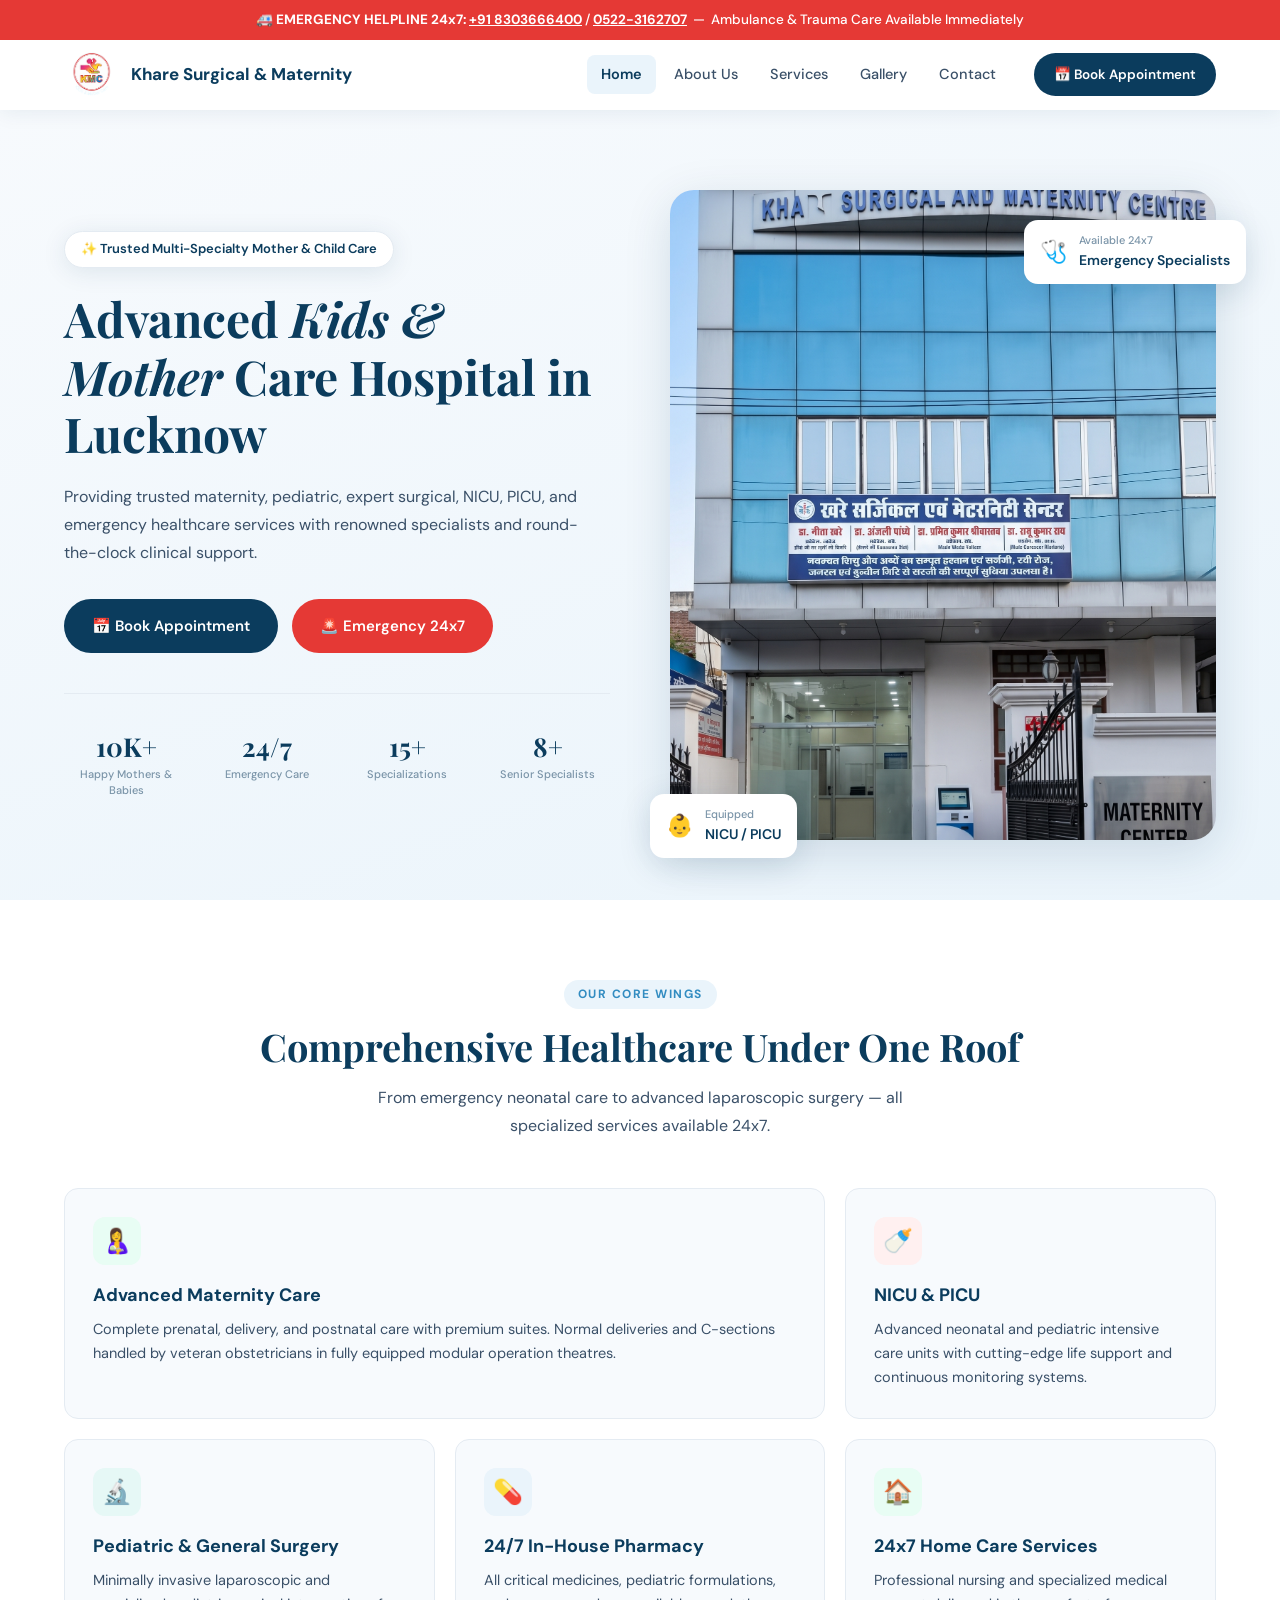
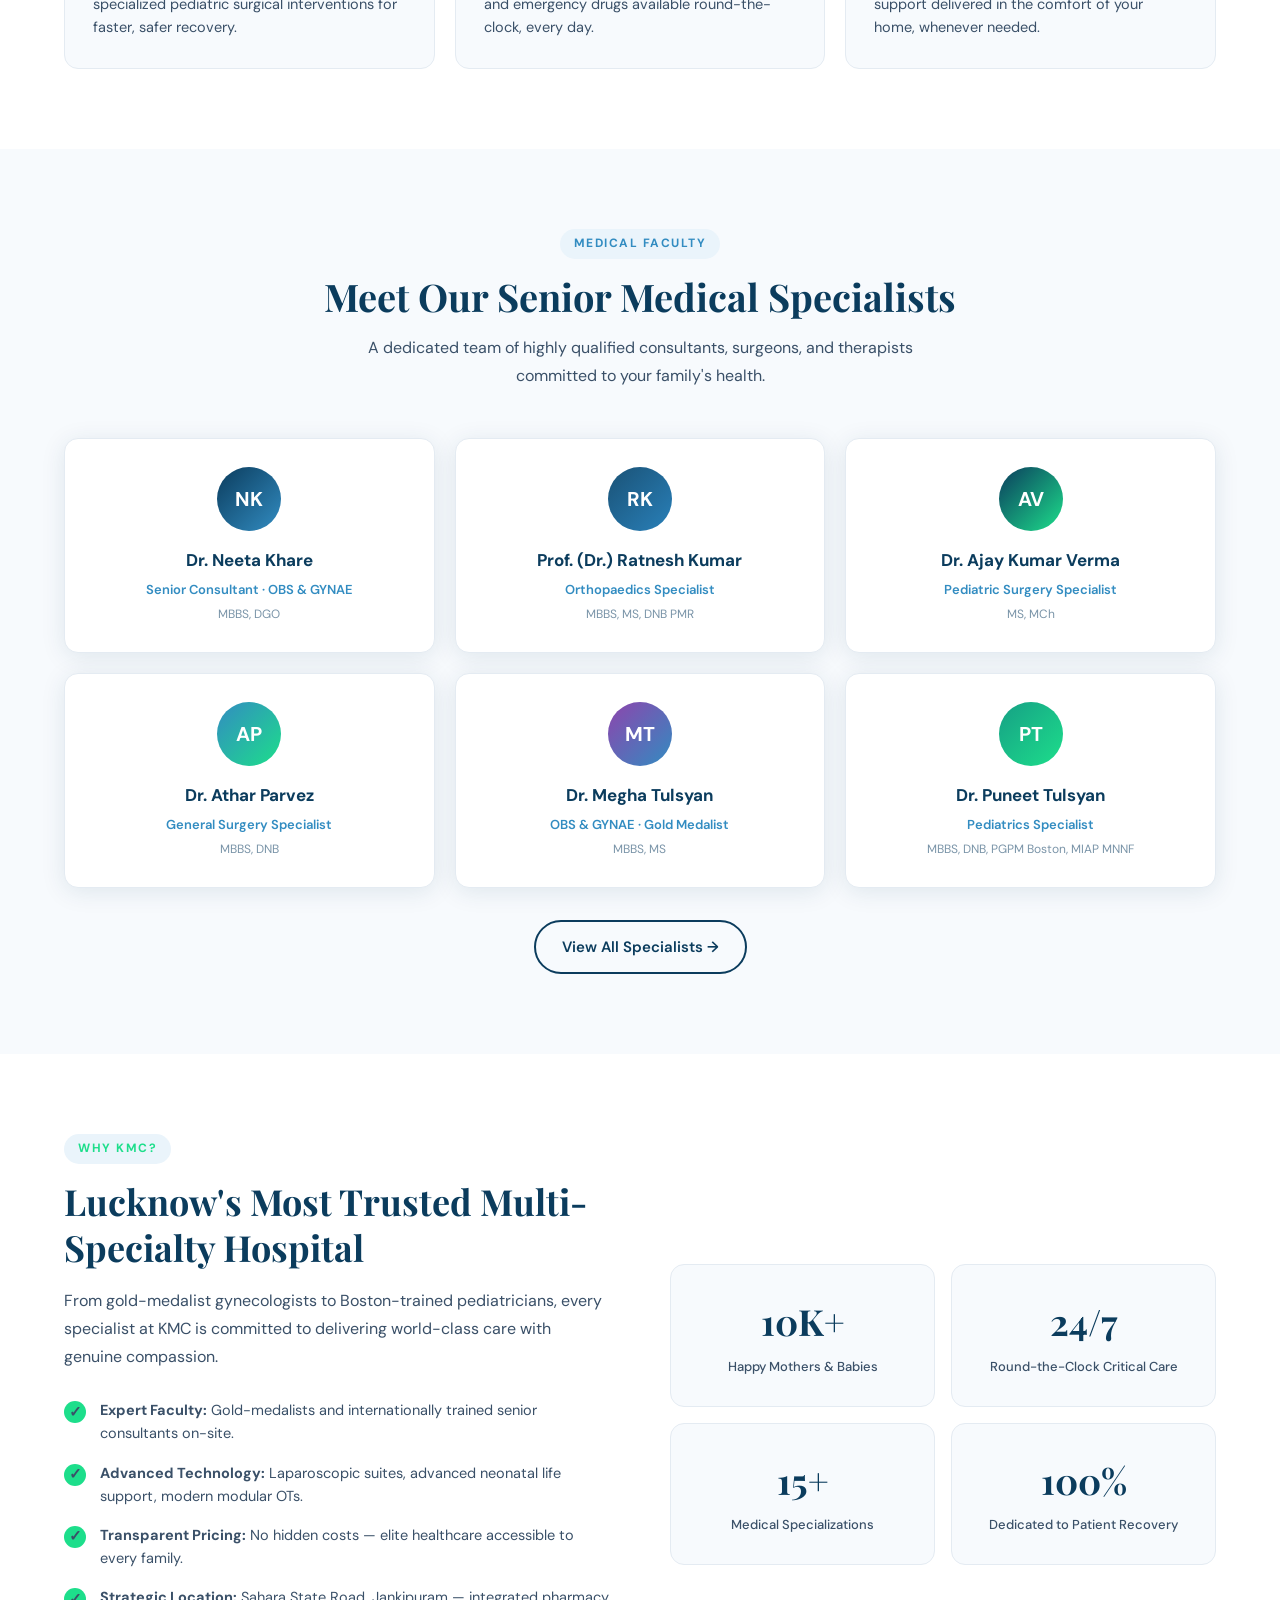
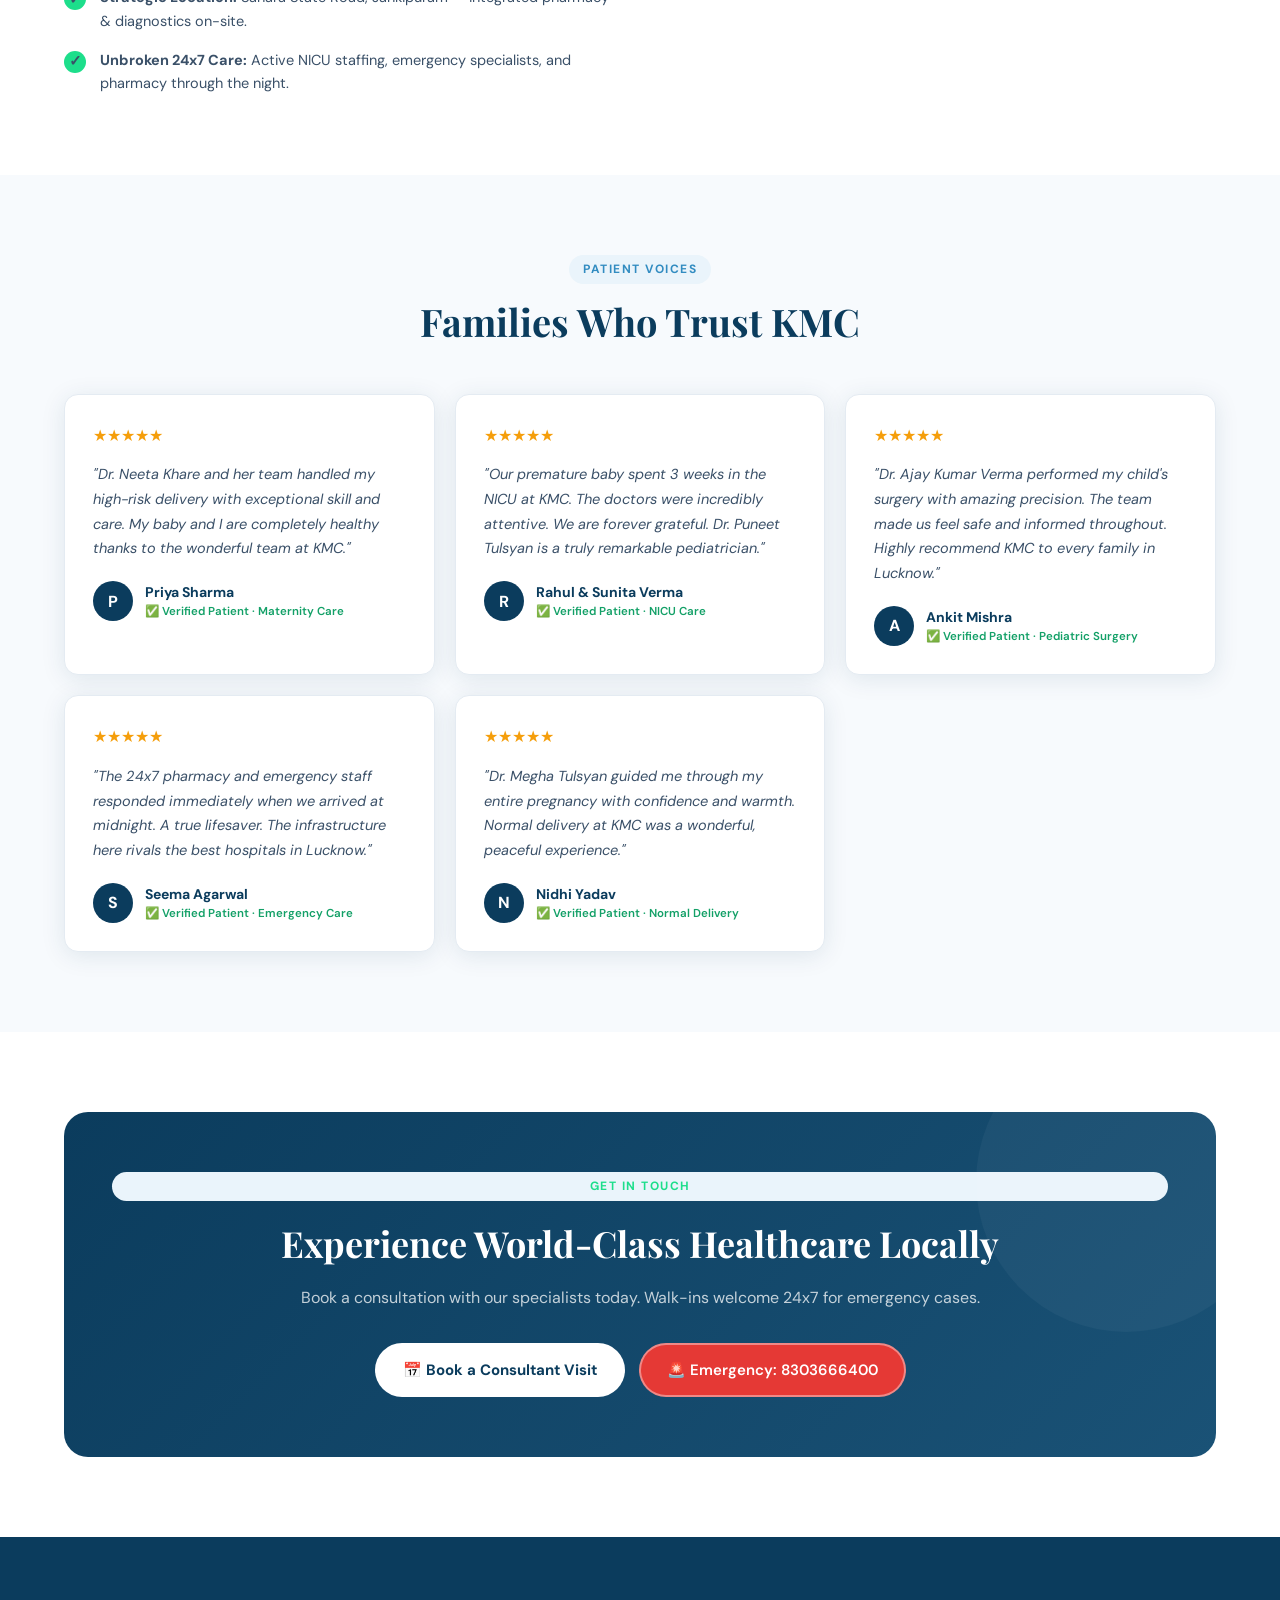
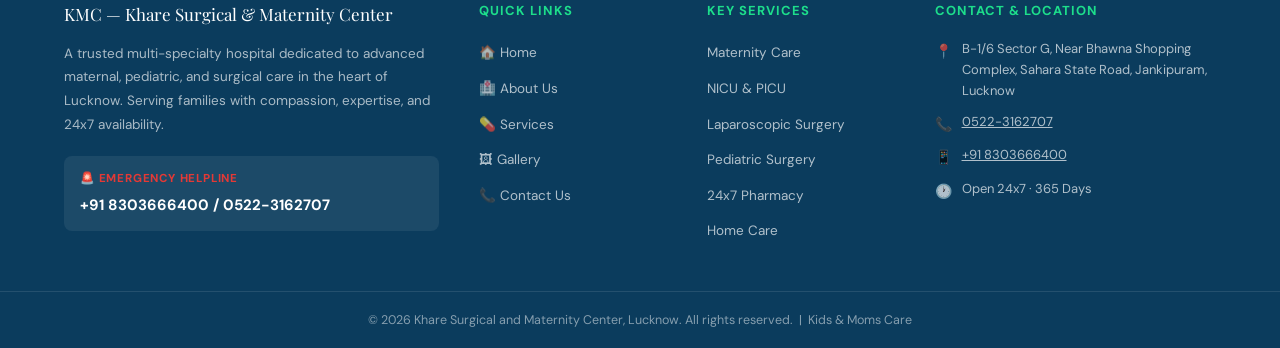
<file: index.html>
<!DOCTYPE html>
<html lang="en">

<head>
  <meta charset="UTF-8">
  <meta name="viewport" content="width=device-width, initial-scale=1.0">
  <title>KMC — Khare Surgical &amp; Maternity Center | Lucknow</title>
  <link rel="stylesheet" href="css/styles.css">
</head>

<body data-page="home">

  <!-- EMERGENCY STRIP -->
  <div class="emergency-strip">
    🚑 <strong>EMERGENCY HELPLINE 24x7:</strong>
    <a href="tel:+918303666400">+91 8303666400</a> /
    <a href="tel:05223162707">0522-3162707</a>
    &nbsp;—&nbsp; Ambulance &amp; Trauma Care Available Immediately
  </div>

  <!-- NAVBAR -->
  <nav>
    <div class="container">
      <div class="nav-inner">
        <a href="index.html" class="nav-logo">
          <img src="images/logo.png" alt="KMC Logo" class="logo-img">
          <div class="nav-logo-text"><strong>Khare Surgical &amp; Maternity</strong></div>
        </a>
        <ul class="nav-links">
          <li><a href="index.html" id="nav-home">Home</a></li>
          <li><a href="about.html" id="nav-about">About Us</a></li>
          <li><a href="services.html" id="nav-services">Services</a></li>
          <li><a href="gallery.html" id="nav-gallery">Gallery</a></li>
          <li><a href="contact.html" id="nav-contact">Contact</a></li>
        </ul>
        <div class="nav-actions">
          <a href="tel:+918303666400"git 666400" target="_blank" class="btn btn-primary">📅 Book Appointment</a>
        </div>
        <div class="hamburger" onclick="toggleMobile()">
          <span></span><span></span><span></span>
        </div>
      </div>
    </div>
    <div class="mobile-menu" id="mobileMenu">
      <a href="index.html">🏠 Home</a>
      <a href="about.html">🏥 About Us</a>
      <a href="services.html">💊 Services</a>
      <a href="gallery.html">🖼 Gallery</a>
      <a href="contact.html">📞 Contact</a>
    </div>
  </nav>

  <!-- HERO -->
  <section class="hero">
    <div class="container">
      <div class="hero-grid">
        <div class="hero-left">
          <div class="pill">✨ Trusted Multi-Specialty Mother &amp; Child Care</div>
          <h1>Advanced <em>Kids &amp; Mother</em> Care Hospital in Lucknow</h1>
          <p>Providing trusted maternity, pediatric, expert surgical, NICU, PICU, and emergency healthcare services with
            renowned specialists and round-the-clock clinical support.</p>
          <div class="hero-cta">
            <a href="https://wa.me/918303666400" target="_blank" class="btn btn-primary">📅 Book Appointment</a>
            <a href="tel:+918303666400" class="btn btn-emergency">🚨 Emergency 24x7</a>
          </div>
          <div class="hero-stats">
            <div class="stat-item">
              <div class="stat-num">10K+</div>
              <div class="stat-label">Happy Mothers &amp; Babies</div>
            </div>
            <div class="stat-item">
              <div class="stat-num">24/7</div>
              <div class="stat-label">Emergency Care</div>
            </div>
            <div class="stat-item">
              <div class="stat-num">15+</div>
              <div class="stat-label">Specializations</div>
            </div>
            <div class="stat-item">
              <div class="stat-num">8+</div>
              <div class="stat-label">Senior Specialists</div>
            </div>
          </div>
        </div>
        <div class="hero-right">
          <div class="hero-img-wrap">
            <img src="images/hospitalfront.png" alt="KMC Hospital — Khare Surgical and Maternity Center, Lucknow">
          </div>
          <div class="hero-badge b1">
            <div class="badge-icon">👶</div>
            <div>
              <div style="font-size:11px;color:var(--text-light);font-weight:500">Equipped</div>
              <div>NICU / PICU</div>
            </div>
          </div>
          <div class="hero-badge b2">
            <div class="badge-icon">🩺</div>
            <div>
              <div style="font-size:11px;color:var(--text-light);font-weight:500">Available 24x7</div>
              <div>Emergency Specialists</div>
            </div>
          </div>
        </div>
      </div>
    </div>
  </section>

  <!-- SERVICES OVERVIEW -->
  <section class="services-section">
    <div class="container">
      <div class="services-header">
        <div class="section-tag">Our Core Wings</div>
        <h2 class="section-title">Comprehensive Healthcare Under One Roof</h2>
        <p class="section-sub" style="margin:0 auto">From emergency neonatal care to advanced laparoscopic surgery — all
          specialized services available 24x7.</p>
      </div>
      <div class="bento-grid">
        <a href="services.html" class="bento-card wide" style="text-decoration:none">
          <div class="bento-icon green">🤱</div>
          <h3>Advanced Maternity Care</h3>
          <p>Complete prenatal, delivery, and postnatal care with premium suites. Normal deliveries and C-sections
            handled by veteran obstetricians in fully equipped modular operation theatres.</p>
        </a>
        <a href="services.html" class="bento-card" style="text-decoration:none">
          <div class="bento-icon red">🍼</div>
          <h3>NICU &amp; PICU</h3>
          <p>Advanced neonatal and pediatric intensive care units with cutting-edge life support and continuous
            monitoring systems.</p>
        </a>
        <a href="services.html" class="bento-card" style="text-decoration:none">
          <div class="bento-icon teal">🔬</div>
          <h3>Pediatric &amp; General Surgery</h3>
          <p>Minimally invasive laparoscopic and specialized pediatric surgical interventions for faster, safer
            recovery.</p>
        </a>
        <a href="services.html" class="bento-card" style="text-decoration:none">
          <div class="bento-icon blue">💊</div>
          <h3>24/7 In-House Pharmacy</h3>
          <p>All critical medicines, pediatric formulations, and emergency drugs available round-the-clock, every day.
          </p>
        </a>
        <a href="services.html" class="bento-card" style="text-decoration:none">
          <div class="bento-icon green">🏠</div>
          <h3>24x7 Home Care Services</h3>
          <p>Professional nursing and specialized medical support delivered in the comfort of your home, whenever
            needed.</p>
        </a>
      </div>
    </div>
  </section>

  <!-- DOCTORS -->
  <section class="doctors-section">
    <div class="container">
      <div class="doctors-header">
        <div class="section-tag">Medical Faculty</div>
        <h2 class="section-title">Meet Our Senior Medical Specialists</h2>
        <p class="section-sub" style="margin:0 auto">A dedicated team of highly qualified consultants, surgeons, and
          therapists committed to your family's health.</p>
      </div>
      <div class="doctors-grid">
        <div class="doctor-card">
          <div class="doctor-avatar" style="background:linear-gradient(135deg,#0B3C5D,#328CC1)">NK</div>
          <h3>Dr. Neeta Khare</h3>
          <div class="spec">Senior Consultant · OBS &amp; GYNAE</div>
          <div class="qual">MBBS, DGO</div>
        </div>
        <div class="doctor-card">
          <div class="doctor-avatar" style="background:linear-gradient(135deg,#1a5276,#2980b9)">RK</div>
          <h3>Prof. (Dr.) Ratnesh Kumar</h3>
          <div class="spec">Orthopaedics Specialist</div>
          <div class="qual">MBBS, MS, DNB PMR</div>
        </div>
        <div class="doctor-card">
          <div class="doctor-avatar" style="background:linear-gradient(135deg,#0B3C5D,#1DDE8B)">AV</div>
          <h3>Dr. Ajay Kumar Verma</h3>
          <div class="spec">Pediatric Surgery Specialist</div>
          <div class="qual">MS, MCh</div>
        </div>
        <div class="doctor-card">
          <div class="doctor-avatar" style="background:linear-gradient(135deg,#328CC1,#1DDE8B)">AP</div>
          <h3>Dr. Athar Parvez</h3>
          <div class="spec">General Surgery Specialist</div>
          <div class="qual">MBBS, DNB</div>
        </div>
        <div class="doctor-card">
          <div class="doctor-avatar" style="background:linear-gradient(135deg,#8e44ad,#328CC1)">MT</div>
          <h3>Dr. Megha Tulsyan</h3>
          <div class="spec">OBS &amp; GYNAE · Gold Medalist</div>
          <div class="qual">MBBS, MS</div>
        </div>
        <div class="doctor-card">
          <div class="doctor-avatar" style="background:linear-gradient(135deg,#16a085,#1DDE8B)">PT</div>
          <h3>Dr. Puneet Tulsyan</h3>
          <div class="spec">Pediatrics Specialist</div>
          <div class="qual">MBBS, DNB, PGPM Boston, MIAP MNNF</div>
        </div>
      </div>
      <div style="text-align:center;margin-top:32px">
        <a href="about.html" class="btn btn-outline">View All Specialists &rarr;</a>
      </div>
    </div>
  </section>

  <!-- WHY KMC -->
  <section class="why-section">
    <div class="container">
      <div class="why-grid">
        <div class="why-left">
          <div class="section-tag" style="color:var(--green)">Why KMC?</div>
          <h2>Lucknow's Most Trusted Multi-Specialty Hospital</h2>
          <p>From gold-medalist gynecologists to Boston-trained pediatricians, every specialist at KMC is committed to
            delivering world-class care with genuine compassion.</p>
          <ul class="why-checklist">
            <li>
              <div class="check-icon">✓</div>
              <div><strong>Expert Faculty:</strong> Gold-medalists and internationally trained senior consultants
                on-site.</div>
            </li>
            <li>
              <div class="check-icon">✓</div>
              <div><strong>Advanced Technology:</strong> Laparoscopic suites, advanced neonatal life support, modern
                modular OTs.</div>
            </li>
            <li>
              <div class="check-icon">✓</div>
              <div><strong>Transparent Pricing:</strong> No hidden costs — elite healthcare accessible to every family.
              </div>
            </li>
            <li>
              <div class="check-icon">✓</div>
              <div><strong>Strategic Location:</strong> Sahara State Road, Jankipuram — integrated pharmacy &amp;
                diagnostics on-site.</div>
            </li>
            <li>
              <div class="check-icon">✓</div>
              <div><strong>Unbroken 24x7 Care:</strong> Active NICU staffing, emergency specialists, and pharmacy
                through the night.</div>
            </li>
          </ul>
        </div>
        <div class="why-right">
          <div class="why-card">
            <div class="wnum">10K+</div>
            <div class="wlabel">Happy Mothers &amp; Babies</div>
          </div>
          <div class="why-card">
            <div class="wnum">24/7</div>
            <div class="wlabel">Round-the-Clock Critical Care</div>
          </div>
          <div class="why-card">
            <div class="wnum">15+</div>
            <div class="wlabel">Medical Specializations</div>
          </div>
          <div class="why-card">
            <div class="wnum">100%</div>
            <div class="wlabel">Dedicated to Patient Recovery</div>
          </div>
        </div>
      </div>
    </div>
  </section>

  <!-- TESTIMONIALS -->
  <section class="testimonials">
    <div class="container">
      <div class="testimonials-header">
        <div class="section-tag">Patient Voices</div>
        <h2 class="section-title">Families Who Trust KMC</h2>
      </div>
      <div class="testimonials-track">
        <div class="testi-card">
          <div class="testi-stars">★★★★★</div>
          <p class="testi-text">"Dr. Neeta Khare and her team handled my high-risk delivery with exceptional skill and
            care. My baby and I are completely healthy thanks to the wonderful team at KMC."</p>
          <div class="testi-author">
            <div class="testi-avatar">P</div>
            <div>
              <div class="testi-name">Priya Sharma</div>
              <div class="testi-tag">✅ Verified Patient · Maternity Care</div>
            </div>
          </div>
        </div>
        <div class="testi-card">
          <div class="testi-stars">★★★★★</div>
          <p class="testi-text">"Our premature baby spent 3 weeks in the NICU at KMC. The doctors were incredibly
            attentive. We are forever grateful. Dr. Puneet Tulsyan is a truly remarkable pediatrician."</p>
          <div class="testi-author">
            <div class="testi-avatar">R</div>
            <div>
              <div class="testi-name">Rahul &amp; Sunita Verma</div>
              <div class="testi-tag">✅ Verified Patient · NICU Care</div>
            </div>
          </div>
        </div>
        <div class="testi-card">
          <div class="testi-stars">★★★★★</div>
          <p class="testi-text">"Dr. Ajay Kumar Verma performed my child's surgery with amazing precision. The team made
            us feel safe and informed throughout. Highly recommend KMC to every family in Lucknow."</p>
          <div class="testi-author">
            <div class="testi-avatar">A</div>
            <div>
              <div class="testi-name">Ankit Mishra</div>
              <div class="testi-tag">✅ Verified Patient · Pediatric Surgery</div>
            </div>
          </div>
        </div>
        <div class="testi-card">
          <div class="testi-stars">★★★★★</div>
          <p class="testi-text">"The 24x7 pharmacy and emergency staff responded immediately when we arrived at
            midnight. A true lifesaver. The infrastructure here rivals the best hospitals in Lucknow."</p>
          <div class="testi-author">
            <div class="testi-avatar">S</div>
            <div>
              <div class="testi-name">Seema Agarwal</div>
              <div class="testi-tag">✅ Verified Patient · Emergency Care</div>
            </div>
          </div>
        </div>
        <div class="testi-card">
          <div class="testi-stars">★★★★★</div>
          <p class="testi-text">"Dr. Megha Tulsyan guided me through my entire pregnancy with confidence and warmth.
            Normal delivery at KMC was a wonderful, peaceful experience."</p>
          <div class="testi-author">
            <div class="testi-avatar">N</div>
            <div>
              <div class="testi-name">Nidhi Yadav</div>
              <div class="testi-tag">✅ Verified Patient · Normal Delivery</div>
            </div>
          </div>
        </div>
      </div>
    </div>
  </section>

  <!-- CTA -->
  <section class="cta-section">
    <div class="container">
      <div class="cta-inner">
        <div class="section-tag" style="color:var(--green);display:flex;justify-content:center">Get in Touch</div>
        <h2>Experience World-Class Healthcare Locally</h2>
        <p>Book a consultation with our specialists today. Walk-ins welcome 24x7 for emergency cases.</p>
        <div class="cta-btns">
          <a href="contact.html" class="btn btn-white">📅 Book a Consultant Visit</a>
          <a href="tel:+918303666400" class="btn btn-emergency"
            style="border-color:rgba(255,255,255,0.4);color:white">🚨 Emergency: 8303666400</a>
        </div>
      </div>
    </div>
  </section>

  <!-- FOOTER -->
  <footer>
    <div class="container">
      <div class="footer-grid">
        <div class="footer-brand">
          <div class="logo-text">KMC — Khare Surgical &amp; Maternity Center</div>
          <p>A trusted multi-specialty hospital dedicated to advanced maternal, pediatric, and surgical care in the
            heart of Lucknow. Serving families with compassion, expertise, and 24x7 availability.</p>
          <div class="footer-emergency">
            <div class="fe-label">🚨 Emergency Helpline</div>
            <div class="fe-num">+91 8303666400 / 0522-3162707</div>
          </div>
        </div>
        <div class="footer-col">
          <h4>Quick Links</h4>
          <ul>
            <li><a href="index.html">🏠 Home</a></li>
            <li><a href="about.html">🏥 About Us</a></li>
            <li><a href="services.html">💊 Services</a></li>
            <li><a href="gallery.html">🖼 Gallery</a></li>
            <li><a href="contact.html">📞 Contact Us</a></li>
          </ul>
        </div>
        <div class="footer-col">
          <h4>Key Services</h4>
          <ul>
            <li><a href="services.html">Maternity Care</a></li>
            <li><a href="services.html">NICU &amp; PICU</a></li>
            <li><a href="services.html">Laparoscopic Surgery</a></li>
            <li><a href="services.html">Pediatric Surgery</a></li>
            <li><a href="services.html">24x7 Pharmacy</a></li>
            <li><a href="services.html">Home Care</a></li>
          </ul>
        </div>
        <div class="footer-col">
          <h4>Contact &amp; Location</h4>
          <div class="footer-contact-item"><span class="fci">📍</span><span>B-1/6 Sector G, Near Bhawna Shopping
              Complex, Sahara State Road, Jankipuram, Lucknow</span></div>
          <div class="footer-contact-item"><span class="fci">📞</span><span><a href="tel:05223162707"
                style="color:inherit">0522-3162707</a></span></div>
          <div class="footer-contact-item"><span class="fci">📱</span><span><a href="tel:+918303666400"
                style="color:inherit">+91 8303666400</a></span></div>
          <div class="footer-contact-item"><span class="fci">🕐</span><span>Open 24x7 · 365 Days</span></div>
        </div>
      </div>
    </div>
    <div class="footer-bottom">
      <div class="container">© 2026 Khare Surgical and Maternity Center, Lucknow. All rights reserved. &nbsp;|&nbsp;
        Kids &amp; Moms Care</div>
    </div>
  </footer>

  <!-- MOBILE STICKY -->
  <div class="mobile-sticky">
    <a href="https://wa.me/918303666400" class="sticky-btn wa" target="_blank">💬 WhatsApp Chat</a>
    <a href="tel:+918303666400" class="sticky-btn call">🚨 Call Emergency</a>
  </div>

  <script src="js/script.js"></script>
</body>

</html>
</file>
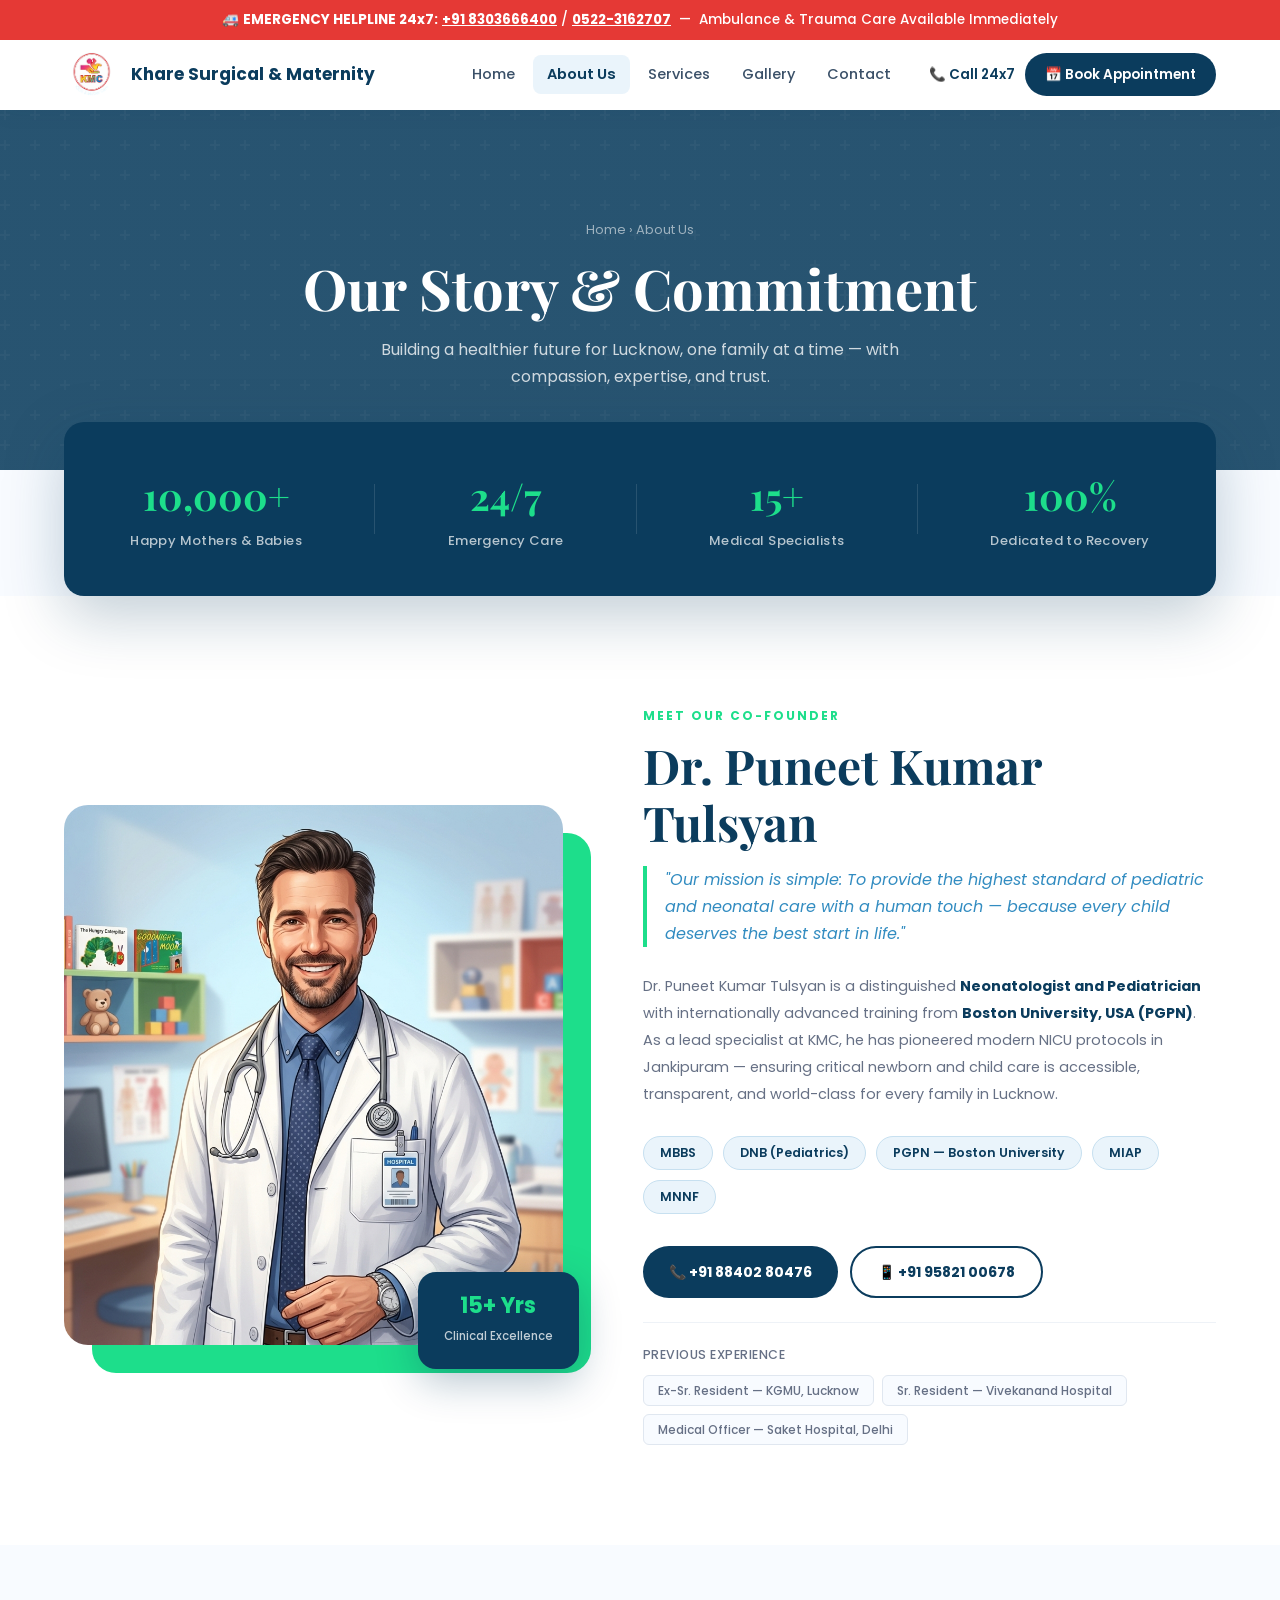
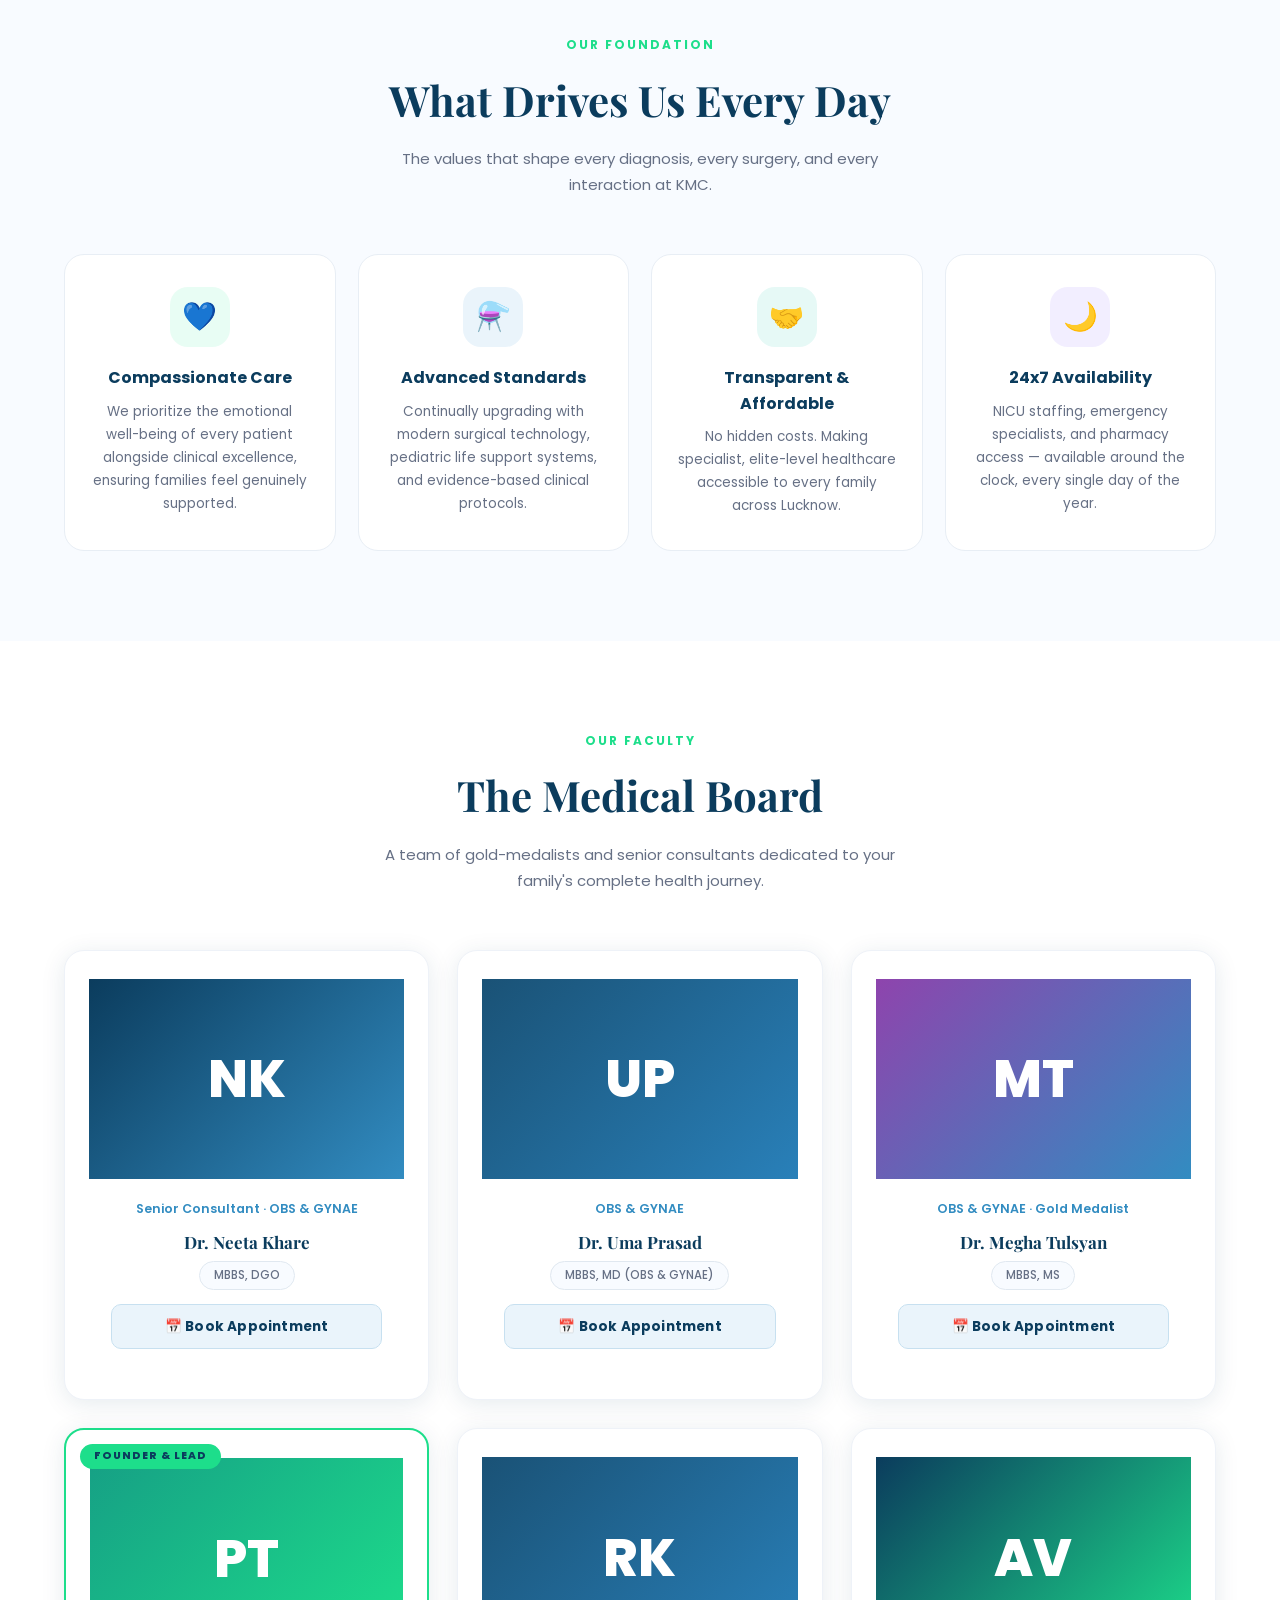
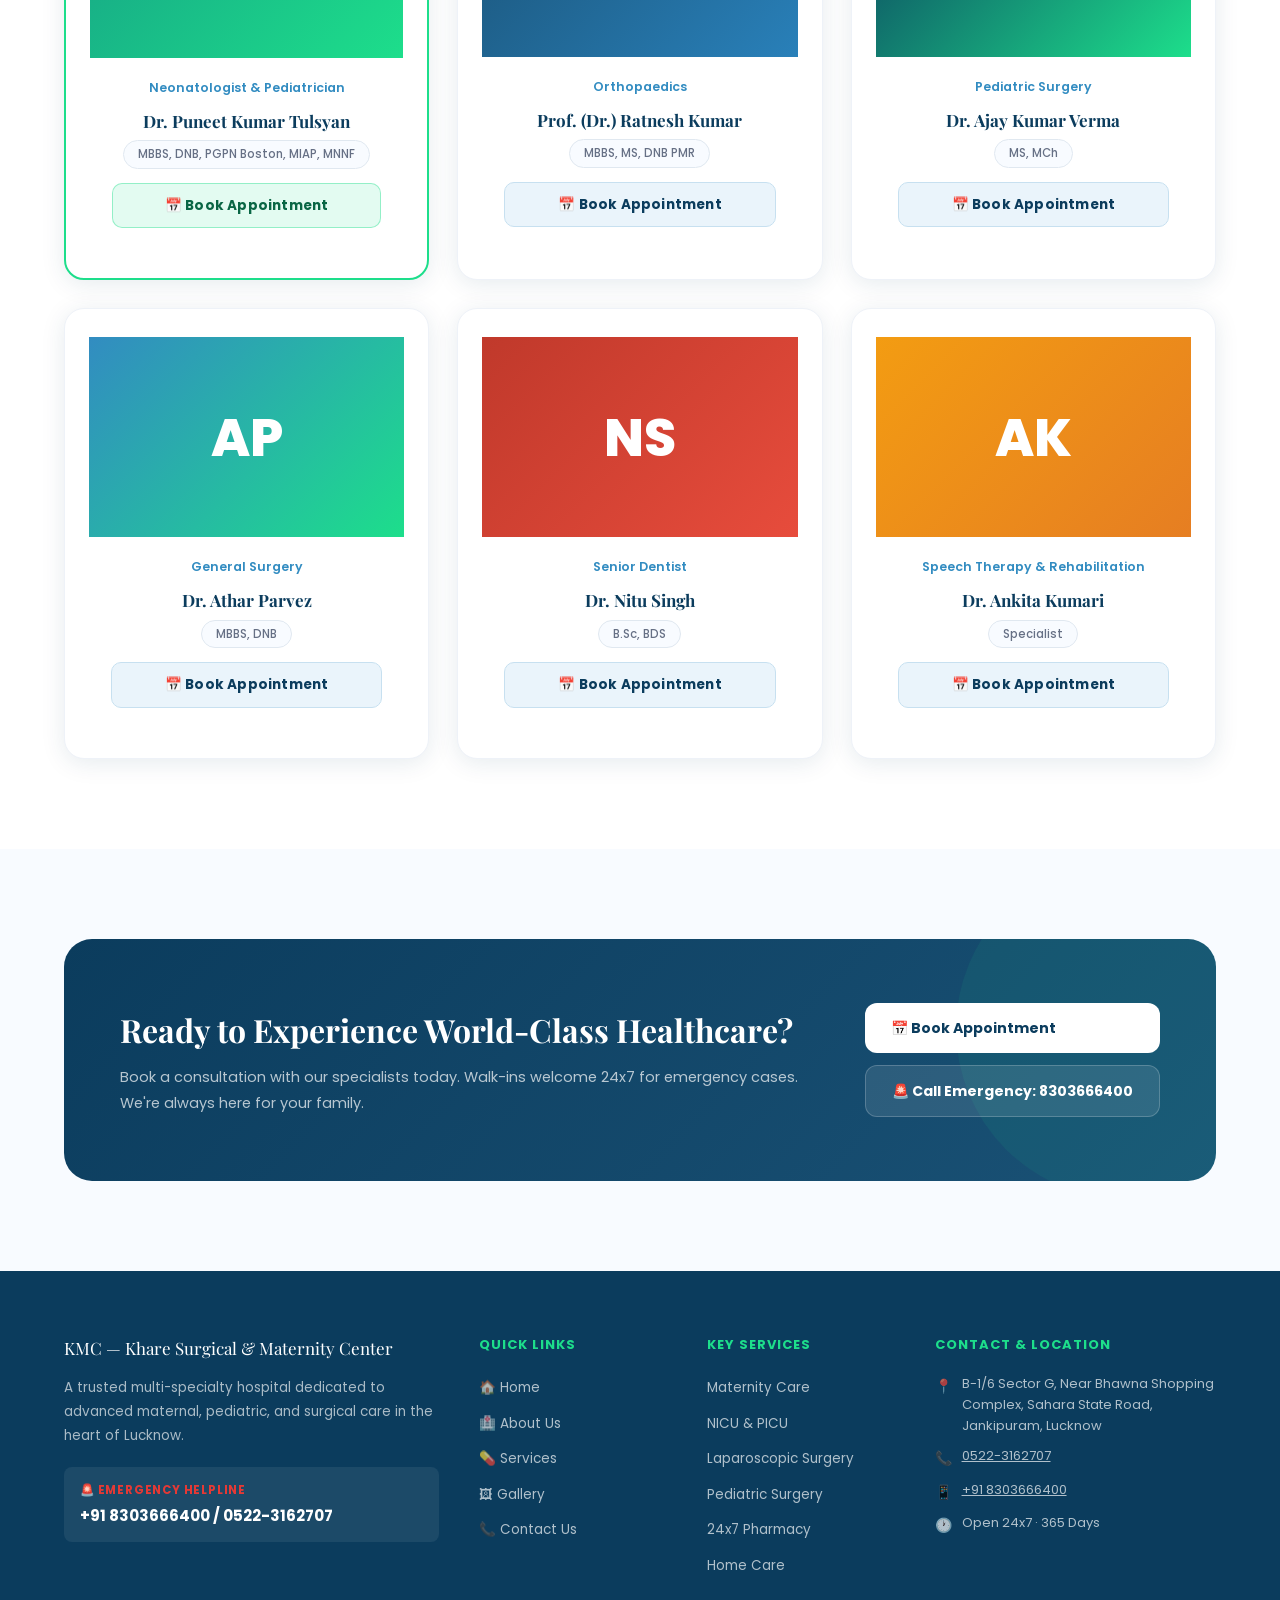
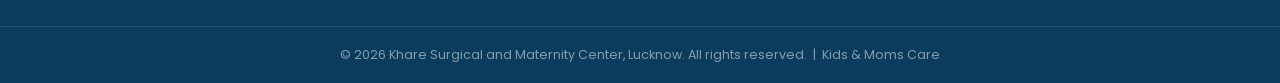
<file: about.html>
<!DOCTYPE html>
<html lang="en">

<head>
  <meta charset="UTF-8">
  <meta name="viewport" content="width=device-width, initial-scale=1.0">
  <title>About Us — KMC Khare Surgical &amp; Maternity Center, Lucknow</title>
  <meta name="description"
    content="Meet Dr. Puneet Kumar Tulsyan — Neonatologist & Pediatrician, PGPN Boston. Learn about KMC Khare Surgical & Maternity Center, Lucknow's leading multi-specialty hospital.">

  <link rel="preconnect" href="https://fonts.googleapis.com">
  <link rel="preconnect" href="https://fonts.gstatic.com" crossorigin>
  <link
    href="https://fonts.googleapis.com/css2?family=Playfair+Display:ital,wght@0,700;1,700&family=Poppins:wght@300;400;500;600;700&display=swap"
    rel="stylesheet">
  <link rel="stylesheet" href="css/styles.css">

  <style>
    :root {
      --primary: #0B3C5D;
      --accent: #1DDE8B;
      --secondary: #328CC1;
      --text-dark: #1a1a1a;
      --text-light: #667085;
      --bg-light: #f8fbff;
      --white: #ffffff;
    }

    body {
      font-family: 'Poppins', sans-serif;
      color: var(--text-dark);
      background-color: var(--bg-light);
    }

    /* PAGE BANNER */
    .page-banner {
      background: linear-gradient(rgba(11, 60, 93, 0.88), rgba(11, 60, 93, 0.88)),
        url('https://images.unsplash.com/photo-1519494026892-80bbd2d6fd0d?auto=format&fit=crop&q=80&w=2000') center/cover no-repeat;
      padding: 110px 0 80px;
      color: white;
      text-align: center;
      position: relative;
    }

    .page-banner h1 {
      font-family: 'Playfair Display', serif;
      font-size: clamp(2rem, 5vw, 3.5rem);
      margin-bottom: 14px;
      line-height: 1.2;
    }

    .page-banner p {
      font-size: 16px;
      color: rgba(255, 255, 255, 0.78);
      max-width: 520px;
      margin: 0 auto;
      line-height: 1.7;
    }

    .breadcrumb {
      font-size: 13px;
      color: rgba(255, 255, 255, 0.55);
      margin-bottom: 14px;
    }

    /* STATS BAR */
    .stats-bar-wrap {
      padding: 0 24px;
      position: relative;
      z-index: 5;
      margin-top: -48px;
    }

    .stats-container {
      background: var(--primary);
      border-radius: 20px;
      padding: 44px 40px;
      display: flex;
      justify-content: space-around;
      align-items: center;
      gap: 20px;
      box-shadow: 0 20px 60px rgba(11, 60, 93, 0.25);
      max-width: 1152px;
      margin: 0 auto;
      flex-wrap: wrap;
    }

    .stat-item {
      text-align: center;
    }

    .stat-item h3 {
      font-size: clamp(28px, 4vw, 38px);
      color: var(--accent);
      font-weight: 700;
      margin-bottom: 4px;
      font-family: 'Playfair Display', serif;
    }

    .stat-item p {
      font-size: 13px;
      color: rgba(255, 255, 255, 0.7);
      font-weight: 500;
      letter-spacing: 0.4px;
    }

    .stats-divider {
      width: 1px;
      height: 50px;
      background: rgba(255, 255, 255, 0.12);
    }

    /* FOUNDER SECTION */
    .founder-section {
      padding: 110px 0 100px;
      background: var(--white);
    }

    .founder-grid {
      display: grid;
      grid-template-columns: 1fr 1.15fr;
      gap: 80px;
      align-items: center;
    }

    .founder-image-wrapper {
      position: relative;
    }

    .founder-img {
      width: 100%;
      height: 540px;
      object-fit: cover;
      object-position: top;
      border-radius: 24px;
      display: block;
      box-shadow: 28px 28px 0 var(--accent);
    }

    .founder-fallback {
      display: none;
      width: 100%;
      height: 540px;
      border-radius: 24px;
      background: linear-gradient(135deg, #0B3C5D, #328CC1);
      align-items: center;
      justify-content: center;
      font-size: 100px;
      color: white;
      font-weight: 800;
      box-shadow: 28px 28px 0 var(--accent);
    }

    .founder-experience-badge {
      position: absolute;
      bottom: -24px;
      right: -16px;
      background: var(--primary);
      color: white;
      padding: 22px 26px;
      border-radius: 18px;
      text-align: center;
      box-shadow: 0 12px 40px rgba(11, 60, 93, 0.3);
      min-width: 130px;
    }

    .founder-experience-badge strong {
      font-size: 22px;
      display: block;
      color: var(--accent);
      font-weight: 700;
      line-height: 1.1;
      margin-bottom: 4px;
    }

    .founder-experience-badge span {
      font-size: 11.5px;
      color: rgba(255, 255, 255, 0.75);
      font-weight: 500;
    }

    .founder-tag {
      color: var(--accent);
      font-weight: 700;
      font-size: 12px;
      letter-spacing: 2px;
      text-transform: uppercase;
      display: block;
      margin-bottom: 12px;
    }

    .founder-name {
      font-family: 'Playfair Display', serif;
      font-size: clamp(32px, 4vw, 48px);
      color: var(--primary);
      margin-bottom: 14px;
      line-height: 1.2;
    }

    .founder-quote {
      font-style: italic;
      color: var(--secondary);
      font-size: 16px;
      margin-bottom: 26px;
      border-left: 4px solid var(--accent);
      padding-left: 18px;
      line-height: 1.7;
    }

    .founder-bio {
      line-height: 1.85;
      color: var(--text-light);
      margin-bottom: 28px;
      font-size: 14.5px;
    }

    .founder-bio strong {
      color: var(--primary);
    }

    .founder-quals-list {
      display: flex;
      flex-wrap: wrap;
      gap: 10px;
      margin-bottom: 32px;
    }

    .qual-chip {
      font-size: 12.5px;
      color: var(--primary);
      background: #EAF4FB;
      border: 1.5px solid #c7e0f0;
      padding: 6px 16px;
      border-radius: 50px;
      font-weight: 600;
    }

    .founder-contact-row {
      display: flex;
      gap: 12px;
      flex-wrap: wrap;
      margin-bottom: 24px;
    }

    .founder-contact-row a {
      display: inline-flex;
      align-items: center;
      gap: 8px;
      padding: 13px 26px;
      border-radius: 50px;
      font-size: 14px;
      font-weight: 700;
      text-decoration: none;
      transition: all 0.22s;
    }

    .btn-founder-primary {
      background: var(--primary);
      color: white;
    }

    .btn-founder-primary:hover {
      background: #0d4875;
      transform: translateY(-2px);
      box-shadow: 0 8px 24px rgba(11, 60, 93, 0.28);
    }

    .btn-founder-outline {
      background: transparent;
      color: var(--primary);
      border: 2px solid var(--primary);
    }

    .btn-founder-outline:hover {
      background: var(--primary);
      color: white;
      transform: translateY(-2px);
    }

    .founder-prev-exp {
      border-top: 1px solid #eef2f7;
      padding-top: 22px;
      margin-top: 4px;
    }

    .founder-prev-exp p {
      font-size: 12.5px;
      color: var(--text-light);
      font-weight: 500;
      margin-bottom: 10px;
      letter-spacing: 0.5px;
      text-transform: uppercase;
    }

    .exp-tags {
      display: flex;
      flex-wrap: wrap;
      gap: 8px;
    }

    .exp-tag {
      font-size: 12px;
      color: var(--text-light);
      background: #f8fbff;
      border: 1px solid #e0e7f0;
      padding: 5px 14px;
      border-radius: 6px;
      font-weight: 500;
    }

    /* VALUES */
    .values-section-new {
      padding: 90px 0;
      background: var(--bg-light);
    }

    .section-header {
      text-align: center;
      margin-bottom: 56px;
    }

    .section-supertag {
      color: var(--accent);
      font-weight: 700;
      font-size: 12px;
      letter-spacing: 2px;
      text-transform: uppercase;
      display: block;
      margin-bottom: 12px;
    }

    .section-header h2 {
      font-family: 'Playfair Display', serif;
      font-size: clamp(28px, 4vw, 42px);
      color: var(--primary);
      margin-bottom: 12px;
    }

    .section-header p {
      font-size: 15px;
      color: var(--text-light);
      max-width: 540px;
      margin: 0 auto;
      line-height: 1.75;
    }

    .values-grid-new {
      display: grid;
      grid-template-columns: repeat(4, 1fr);
      gap: 22px;
    }

    .value-card-new {
      background: white;
      border-radius: 20px;
      padding: 32px 24px;
      border: 1.5px solid #e8eef5;
      text-align: center;
      transition: all 0.28s;
    }

    .value-card-new:hover {
      transform: translateY(-6px);
      box-shadow: 0 20px 50px rgba(11, 60, 93, 0.1);
      border-color: var(--accent);
    }

    .val-icon {
      width: 60px;
      height: 60px;
      border-radius: 18px;
      margin: 0 auto 18px;
      display: flex;
      align-items: center;
      justify-content: center;
      font-size: 28px;
    }

    .val-icon.green {
      background: #e8fdf4;
    }

    .val-icon.blue {
      background: #EAF4FB;
    }

    .val-icon.teal {
      background: #e6f9f6;
    }

    .val-icon.purple {
      background: #f2eeff;
    }

    .value-card-new h3 {
      font-size: 16px;
      font-weight: 700;
      color: var(--primary);
      margin-bottom: 10px;
    }

    .value-card-new p {
      font-size: 13.5px;
      color: var(--text-light);
      line-height: 1.7;
    }

    /* MEDICAL BOARD */
    .board-section {
      padding: 90px 0;
      background: white;
    }

    .doctor-grid {
      display: grid;
      grid-template-columns: repeat(3, 1fr);
      gap: 28px;
    }

    .doctor-card {
      background: white;
      border-radius: 20px;
      overflow: hidden;
      transition: all 0.35s ease;
      border: 1.5px solid #eef2f8;
      position: relative;
    }

    .doctor-card:hover {
      transform: translateY(-8px);
      box-shadow: 0 24px 60px rgba(11, 60, 93, 0.12);
    }

    .doctor-card.featured {
      border: 2px solid var(--accent);
    }

    .featured-label {
      position: absolute;
      top: 14px;
      left: 14px;
      background: var(--accent);
      color: var(--primary);
      font-size: 10.5px;
      font-weight: 800;
      letter-spacing: 1px;
      text-transform: uppercase;
      padding: 4px 14px;
      border-radius: 50px;
      z-index: 2;
    }

    .doc-img-container {
      width: 100%;
      height: 200px;
      overflow: hidden;
      display: flex;
      align-items: center;
      justify-content: center;
    }

    .doc-avatar-block {
      width: 100%;
      height: 100%;
      display: flex;
      align-items: center;
      justify-content: center;
      font-size: 52px;
      font-weight: 800;
      color: white;
    }

    .doc-info {
      padding: 20px 22px 22px;
      text-align: center;
    }

    .doc-info h3 {
      font-size: 17px;
      font-weight: 700;
      color: var(--primary);
      margin-bottom: 5px;
      font-family: 'Playfair Display', serif;
    }

    .doc-spec-label {
      color: var(--secondary);
      font-weight: 600;
      font-size: 12.5px;
      margin-bottom: 10px;
      display: block;
    }

    .doc-qual-pill {
      font-size: 11.5px;
      color: var(--text-light);
      background: var(--bg-light);
      border: 1px solid #e0e8f0;
      padding: 4px 14px;
      border-radius: 50px;
      display: inline-block;
      font-weight: 500;
      margin-bottom: 14px;
    }

    /* BOOK APPOINTMENT BUTTON ON CARDS */
    .doc-book-btn {
      display: block;
      width: 100%;
      padding: 11px 18px;
      border-radius: 10px;
      font-size: 13.5px;
      font-weight: 700;
      text-decoration: none;
      text-align: center;
      transition: all 0.22s;
      background: #EAF4FB;
      color: var(--primary);
      border: 1.5px solid #c7e0f0;
      letter-spacing: 0.2px;
    }

    .doc-book-btn:hover {
      background: var(--primary);
      color: white;
      border-color: var(--primary);
      transform: translateY(-2px);
      box-shadow: 0 6px 20px rgba(11, 60, 93, 0.18);
    }

    .doc-book-btn.accent {
      background: rgba(29, 222, 139, 0.12);
      color: #0a6645;
      border: 1.5px solid rgba(29, 222, 139, 0.4);
    }

    .doc-book-btn.accent:hover {
      background: var(--accent);
      color: var(--primary);
      border-color: var(--accent);
      box-shadow: 0 6px 20px rgba(29, 222, 139, 0.3);
    }

    /* CTA */
    .cta-about {
      padding: 90px 0;
      background: var(--bg-light);
    }

    .cta-about-inner {
      background: linear-gradient(135deg, var(--primary), #1a5276);
      border-radius: 28px;
      padding: 64px 56px;
      display: grid;
      grid-template-columns: 1fr auto;
      gap: 40px;
      align-items: center;
      position: relative;
      overflow: hidden;
    }

    .cta-about-inner::before {
      content: '';
      position: absolute;
      width: 340px;
      height: 340px;
      border-radius: 50%;
      background: rgba(29, 222, 139, 0.07);
      right: -80px;
      top: -80px;
      pointer-events: none;
    }

    .cta-about-left h2 {
      font-family: 'Playfair Display', serif;
      font-size: clamp(22px, 3vw, 32px);
      color: white;
      margin-bottom: 10px;
    }

    .cta-about-left p {
      font-size: 14.5px;
      color: rgba(255, 255, 255, 0.7);
      line-height: 1.75;
    }

    .cta-about-btns {
      display: flex;
      flex-direction: column;
      gap: 12px;
      position: relative;
    }

    .cta-about-btns a {
      display: flex;
      align-items: center;
      gap: 10px;
      text-decoration: none;
      padding: 14px 26px;
      border-radius: 12px;
      font-weight: 700;
      font-size: 14px;
      transition: all 0.2s;
      white-space: nowrap;
    }

    .cta-btn-white {
      background: white;
      color: var(--primary);
    }

    .cta-btn-white:hover {
      background: #f0f4f8;
      transform: translateY(-2px);
    }

    .cta-btn-ghost {
      background: rgba(255, 255, 255, 0.1);
      color: white;
      border: 1px solid rgba(255, 255, 255, 0.2);
    }

    .cta-btn-ghost:hover {
      background: rgba(255, 255, 255, 0.16);
      transform: translateY(-2px);
    }

    /* RESPONSIVE */
    @media (max-width: 1024px) {
      .values-grid-new {
        grid-template-columns: repeat(2, 1fr);
      }

      .doctor-grid {
        grid-template-columns: repeat(2, 1fr);
      }
    }

    @media (max-width: 900px) {
      .founder-grid {
        grid-template-columns: 1fr;
        gap: 60px;
        text-align: center;
      }

      .founder-quote {
        border-left: none;
        padding-left: 0;
      }

      .founder-img {
        height: 420px;
        box-shadow: none;
      }

      .founder-image-wrapper {
        max-width: 480px;
        margin: 0 auto;
      }

      .founder-contact-row {
        justify-content: center;
      }

      .founder-quals-list {
        justify-content: center;
      }

      .exp-tags {
        justify-content: center;
      }

      .cta-about-inner {
        grid-template-columns: 1fr;
        text-align: center;
        padding: 44px 32px;
      }

      .cta-about-btns {
        flex-direction: row;
        justify-content: center;
        flex-wrap: wrap;
      }
    }

    @media (max-width: 768px) {
      .stats-divider {
        display: none;
      }

      .stats-container {
        padding: 36px 24px;
      }

      .doctor-grid {
        grid-template-columns: 1fr;
      }

      .values-grid-new {
        grid-template-columns: 1fr;
      }
    }

    @media (max-width: 560px) {
      .founder-experience-badge {
        display: none;
      }
    }
  </style>
</head>

<body data-page="about">

  <!-- EMERGENCY STRIP -->
  <div class="emergency-strip">
    🚑 <strong>EMERGENCY HELPLINE 24x7:</strong>
    <a href="tel:+918303666400">+91 8303666400</a> /
    <a href="tel:05223162707">0522-3162707</a>
    &nbsp;—&nbsp; Ambulance &amp; Trauma Care Available Immediately
  </div>

  <!-- NAVBAR -->
  <nav>
    <div class="container">
      <div class="nav-inner">
        <a href="index.html" class="nav-logo">
          <img src="images/logo.png" alt="KMC Logo" class="logo-img">
          <div class="nav-logo-text"><strong>Khare Surgical &amp; Maternity</strong></div>
        </a>
        <ul class="nav-links">
          <li><a href="index.html" id="nav-home">Home</a></li>
          <li><a href="about.html" id="nav-about">About Us</a></li>
          <li><a href="services.html" id="nav-services">Services</a></li>
          <li><a href="gallery.html" id="nav-gallery">Gallery</a></li>
          <li><a href="contact.html" id="nav-contact">Contact</a></li>
        </ul>
        <div class="nav-actions">
          <a href="tel:+918303666400" class="nav-call">📞 Call 24x7</a>
          <a href="https://wa.me/918303666400" target="_blank" class="btn btn-primary">📅 Book Appointment</a>
        </div>
        <div class="hamburger" onclick="toggleMobile()">
          <span></span><span></span><span></span>
        </div>
      </div>
    </div>
    <div class="mobile-menu" id="mobileMenu">
      <a href="index.html">🏠 Home</a>
      <a href="about.html">🏥 About Us</a>
      <a href="services.html">💊 Services</a>
      <a href="gallery.html">🖼 Gallery</a>
      <a href="contact.html">📞 Contact</a>
    </div>
  </nav>

  <!-- PAGE BANNER -->
  <section class="page-banner">
    <div class="container">
      <div class="breadcrumb">Home &rsaquo; About Us</div>
      <h1>Our Story &amp; Commitment</h1>
      <p>Building a healthier future for Lucknow, one family at a time — with compassion, expertise, and trust.</p>
    </div>
  </section>

  <!-- STATS BAR -->
  <div class="stats-bar-wrap">
    <div class="stats-container">
      <div class="stat-item">
        <h3>10,000+</h3>
        <p>Happy Mothers &amp; Babies</p>
      </div>
      <div class="stats-divider"></div>
      <div class="stat-item">
        <h3>24/7</h3>
        <p>Emergency Care</p>
      </div>
      <div class="stats-divider"></div>
      <div class="stat-item">
        <h3>15+</h3>
        <p>Medical Specialists</p>
      </div>
      <div class="stats-divider"></div>
      <div class="stat-item">
        <h3>100%</h3>
        <p>Dedicated to Recovery</p>
      </div>
    </div>
  </div>

  <!-- ══════════════════════════════════════
     FOUNDER — Dr. Puneet Kumar Tulsyan
══════════════════════════════════════ -->
  <section class="founder-section" id="founder">
    <div class="container">
      <div class="founder-grid">

        <!-- Photo -->
        <div class="founder-image-wrapper">
          <img src="images/dr_puneet.png" alt="Dr. Puneet Kumar Tulsyan" class="founder-img"
            onerror="this.style.display='none'; document.getElementById('founder-fallback').style.display='flex';">
          <div id="founder-fallback" class="founder-fallback">PT</div>
          <div class="founder-experience-badge">
            <strong>15+ Yrs</strong>
            <span>Clinical Excellence</span>
          </div>
        </div>

        <!-- Content -->
        <div class="founder-content">
          <span class="founder-tag">Meet Our Co-Founder</span>
          <h2 class="founder-name">Dr. Puneet Kumar<br>Tulsyan</h2>

          <div class="founder-quote">
            "Our mission is simple: To provide the highest standard of pediatric and neonatal care with a human touch —
            because every child deserves the best start in life."
          </div>

          <p class="founder-bio">
            Dr. Puneet Kumar Tulsyan is a distinguished <strong>Neonatologist and Pediatrician</strong> with
            internationally advanced training from <strong>Boston University, USA (PGPN)</strong>. As a lead specialist
            at KMC, he has pioneered modern NICU protocols in Jankipuram — ensuring critical newborn and child care is
            accessible, transparent, and world-class for every family in Lucknow.
          </p>

          <div class="founder-quals-list">
            <span class="qual-chip">MBBS</span>
            <span class="qual-chip">DNB (Pediatrics)</span>
            <span class="qual-chip">PGPN — Boston University</span>
            <span class="qual-chip">MIAP</span>
            <span class="qual-chip">MNNF</span>
          </div>

          <div class="founder-contact-row">
            <a href="tel:+918840280476" id="founder-call-1" class="btn-founder-primary">📞 +91 88402 80476</a>
            <a href="tel:+919582100678" id="founder-call-2" class="btn-founder-outline">📱 +91 95821 00678</a>
          </div>

          <div class="founder-prev-exp">
            <p>Previous Experience</p>
            <div class="exp-tags">
              <span class="exp-tag">Ex-Sr. Resident — KGMU, Lucknow</span>
              <span class="exp-tag">Sr. Resident — Vivekanand Hospital</span>
              <span class="exp-tag">Medical Officer — Saket Hospital, Delhi</span>
            </div>
          </div>
        </div>

      </div>
    </div>
  </section>

  <!-- ══════════════════════════════════════
     CORE VALUES
══════════════════════════════════════ -->
  <section class="values-section-new">
    <div class="container">
      <div class="section-header">
        <span class="section-supertag">Our Foundation</span>
        <h2>What Drives Us Every Day</h2>
        <p>The values that shape every diagnosis, every surgery, and every interaction at KMC.</p>
      </div>
      <div class="values-grid-new">
        <div class="value-card-new">
          <div class="val-icon green">💙</div>
          <h3>Compassionate Care</h3>
          <p>We prioritize the emotional well-being of every patient alongside clinical excellence, ensuring families
            feel genuinely supported.</p>
        </div>
        <div class="value-card-new">
          <div class="val-icon blue">⚗️</div>
          <h3>Advanced Standards</h3>
          <p>Continually upgrading with modern surgical technology, pediatric life support systems, and evidence-based
            clinical protocols.</p>
        </div>
        <div class="value-card-new">
          <div class="val-icon teal">🤝</div>
          <h3>Transparent &amp; Affordable</h3>
          <p>No hidden costs. Making specialist, elite-level healthcare accessible to every family across Lucknow.</p>
        </div>
        <div class="value-card-new">
          <div class="val-icon purple">🌙</div>
          <h3>24x7 Availability</h3>
          <p>NICU staffing, emergency specialists, and pharmacy access — available around the clock, every single day of
            the year.</p>
        </div>
      </div>
    </div>
  </section>

  <!-- ══════════════════════════════════════
     MEDICAL BOARD
══════════════════════════════════════ -->
  <section class="board-section">
    <div class="container">
      <div class="section-header">
        <span class="section-supertag">Our Faculty</span>
        <h2>The Medical Board</h2>
        <p>A team of gold-medalists and senior consultants dedicated to your family's complete health journey.</p>
      </div>

      <div class="doctor-grid">

        <!-- Dr. Neeta Khare -->
        <div class="doctor-card">
          <div class="doc-img-container">
            <div class="doc-avatar-block" style="background:linear-gradient(135deg,#0B3C5D,#328CC1)">NK</div>
          </div>
          <div class="doc-info">
            <span class="doc-spec-label">Senior Consultant · OBS &amp; GYNAE</span>
            <h3>Dr. Neeta Khare</h3>
            <span class="doc-qual-pill">MBBS, DGO</span>
            <a href="https://wa.me/918303666400" target="_blank" id="book-neeta-khare" class="doc-book-btn">📅 Book Appointment</a>
          </div>
        </div>

        <!-- Dr. Uma Prasad -->
        <div class="doctor-card">
          <div class="doc-img-container">
            <div class="doc-avatar-block" style="background:linear-gradient(135deg,#1a5276,#2980b9)">UP</div>
          </div>
          <div class="doc-info">
            <span class="doc-spec-label">OBS &amp; GYNAE</span>
            <h3>Dr. Uma Prasad</h3>
            <span class="doc-qual-pill">MBBS, MD (OBS &amp; GYNAE)</span>
            <a href="https://wa.me/918303666400" target="_blank" id="book-uma-prasad" class="doc-book-btn">📅 Book Appointment</a>
          </div>
        </div>

        <!-- Dr. Megha Tulsyan -->
        <div class="doctor-card">
          <div class="doc-img-container">
            <div class="doc-avatar-block" style="background:linear-gradient(135deg,#8e44ad,#328CC1)">MT</div>
          </div>
          <div class="doc-info">
            <span class="doc-spec-label">OBS &amp; GYNAE · Gold Medalist</span>
            <h3>Dr. Megha Tulsyan</h3>
            <span class="doc-qual-pill">MBBS, MS</span>
            <a href="https://wa.me/918303666400" target="_blank" id="book-megha-tulsyan" class="doc-book-btn">📅 Book Appointment</a>
          </div>
        </div>

        <!-- Dr. Puneet Kumar Tulsyan — FEATURED -->
        <div class="doctor-card featured">
          <div class="featured-label">Founder &amp; Lead</div>
          <div class="doc-img-container">
            <div class="doc-avatar-block" style="background:linear-gradient(135deg,#16a085,#1DDE8B)">PT</div>
          </div>
          <div class="doc-info">
            <span class="doc-spec-label">Neonatologist &amp; Pediatrician</span>
            <h3>Dr. Puneet Kumar Tulsyan</h3>
            <span class="doc-qual-pill">MBBS, DNB, PGPN Boston, MIAP, MNNF</span>
            <a href="https://wa.me/918303666400" target="_blank" id="book-puneet-tulsyan" class="doc-book-btn accent">📅 Book Appointment</a>
          </div>
        </div>

        <!-- Prof. Ratnesh Kumar -->
        <div class="doctor-card">
          <div class="doc-img-container">
            <div class="doc-avatar-block" style="background:linear-gradient(135deg,#1a5276,#2980b9)">RK</div>
          </div>
          <div class="doc-info">
            <span class="doc-spec-label">Orthopaedics</span>
            <h3>Prof. (Dr.) Ratnesh Kumar</h3>
            <span class="doc-qual-pill">MBBS, MS, DNB PMR</span>
            <a href="https://wa.me/918303666400" target="_blank" id="book-ratnesh-kumar" class="doc-book-btn">📅 Book Appointment</a>
          </div>
        </div>

        <!-- Dr. Ajay Kumar Verma -->
        <div class="doctor-card">
          <div class="doc-img-container">
            <div class="doc-avatar-block" style="background:linear-gradient(135deg,#0B3C5D,#1DDE8B)">AV</div>
          </div>
          <div class="doc-info">
            <span class="doc-spec-label">Pediatric Surgery</span>
            <h3>Dr. Ajay Kumar Verma</h3>
            <span class="doc-qual-pill">MS, MCh</span>
            <a href="https://wa.me/918303666400" target="_blank" id="book-ajay-verma" class="doc-book-btn">📅 Book Appointment</a>
          </div>
        </div>

        <!-- Dr. Athar Parvez -->
        <div class="doctor-card">
          <div class="doc-img-container">
            <div class="doc-avatar-block" style="background:linear-gradient(135deg,#328CC1,#1DDE8B)">AP</div>
          </div>
          <div class="doc-info">
            <span class="doc-spec-label">General Surgery</span>
            <h3>Dr. Athar Parvez</h3>
            <span class="doc-qual-pill">MBBS, DNB</span>
            <a href="https://wa.me/918303666400" target="_blank" id="book-athar-parvez" class="doc-book-btn">📅 Book Appointment</a>
          </div>
        </div>

        <!-- Dr. Nitu Singh -->
        <div class="doctor-card">
          <div class="doc-img-container">
            <div class="doc-avatar-block" style="background:linear-gradient(135deg,#c0392b,#e74c3c)">NS</div>
          </div>
          <div class="doc-info">
            <span class="doc-spec-label">Senior Dentist</span>
            <h3>Dr. Nitu Singh</h3>
            <span class="doc-qual-pill">B.Sc, BDS</span>
            <a href="https://wa.me/918303666400" target="_blank" id="book-nitu-singh" class="doc-book-btn">📅 Book Appointment</a>
          </div>
        </div>

        <!-- Dr. Ankita Kumari -->
        <div class="doctor-card">
          <div class="doc-img-container">
            <div class="doc-avatar-block" style="background:linear-gradient(135deg,#f39c12,#e67e22)">AK</div>
          </div>
          <div class="doc-info">
            <span class="doc-spec-label">Speech Therapy &amp; Rehabilitation</span>
            <h3>Dr. Ankita Kumari</h3>
            <span class="doc-qual-pill">Specialist</span>
            <a href="https://wa.me/918303666400" target="_blank" id="book-ankita-kumari" class="doc-book-btn">📅 Book Appointment</a>
          </div>
        </div>

      </div>
    </div>
  </section>

  <!-- ══════════════════════════════════════
     CTA
══════════════════════════════════════ -->
  <section class="cta-about">
    <div class="container">
      <div class="cta-about-inner">
        <div class="cta-about-left">
          <h2>Ready to Experience World-Class Healthcare?</h2>
          <p>Book a consultation with our specialists today. Walk-ins welcome 24x7 for emergency cases. We're always
            here for your family.</p>
        </div>
        <div class="cta-about-btns">
          <a href="https://wa.me/918303666400" target="_blank" id="cta-book-appt" class="cta-btn-white">📅 Book Appointment</a>
          <a href="tel:+918303666400" id="cta-emergency-call" class="cta-btn-ghost">🚨 Call Emergency: 8303666400</a>
        </div>
      </div>
    </div>
  </section>

  <!-- FOOTER -->
  <footer>
    <div class="container">
      <div class="footer-grid">
        <div class="footer-brand">
          <div class="logo-text">KMC — Khare Surgical &amp; Maternity Center</div>
          <p>A trusted multi-specialty hospital dedicated to advanced maternal, pediatric, and surgical care in the
            heart of Lucknow.</p>
          <div class="footer-emergency">
            <div class="fe-label">🚨 Emergency Helpline</div>
            <div class="fe-num">+91 8303666400 / 0522-3162707</div>
          </div>
        </div>
        <div class="footer-col">
          <h4>Quick Links</h4>
          <ul>
            <li><a href="index.html">🏠 Home</a></li>
            <li><a href="about.html">🏥 About Us</a></li>
            <li><a href="services.html">💊 Services</a></li>
            <li><a href="gallery.html">🖼 Gallery</a></li>
            <li><a href="contact.html">📞 Contact Us</a></li>
          </ul>
        </div>
        <div class="footer-col">
          <h4>Key Services</h4>
          <ul>
            <li><a href="services.html">Maternity Care</a></li>
            <li><a href="services.html">NICU &amp; PICU</a></li>
            <li><a href="services.html">Laparoscopic Surgery</a></li>
            <li><a href="services.html">Pediatric Surgery</a></li>
            <li><a href="services.html">24x7 Pharmacy</a></li>
            <li><a href="services.html">Home Care</a></li>
          </ul>
        </div>
        <div class="footer-col">
          <h4>Contact &amp; Location</h4>
          <div class="footer-contact-item"><span class="fci">📍</span><span>B-1/6 Sector G, Near Bhawna Shopping
              Complex, Sahara State Road, Jankipuram, Lucknow</span></div>
          <div class="footer-contact-item"><span class="fci">📞</span><span><a href="tel:05223162707"
                style="color:inherit">0522-3162707</a></span></div>
          <div class="footer-contact-item"><span class="fci">📱</span><span><a href="tel:+918303666400"
                style="color:inherit">+91 8303666400</a></span></div>
          <div class="footer-contact-item"><span class="fci">🕐</span><span>Open 24x7 · 365 Days</span></div>
        </div>
      </div>
    </div>
    <div class="footer-bottom">
      <div class="container">© 2026 Khare Surgical and Maternity Center, Lucknow. All rights reserved. &nbsp;|&nbsp;
        Kids &amp; Moms Care</div>
    </div>
  </footer>

  <!-- MOBILE STICKY -->
  <div class="mobile-sticky">
    <a href="https://wa.me/918303666400" class="sticky-btn wa" target="_blank">💬 WhatsApp Chat</a>
    <a href="tel:+918303666400" class="sticky-btn call">🚨 Call Emergency</a>
  </div>

  <script src="js/script.js"></script>
</body>

</html>
</file>
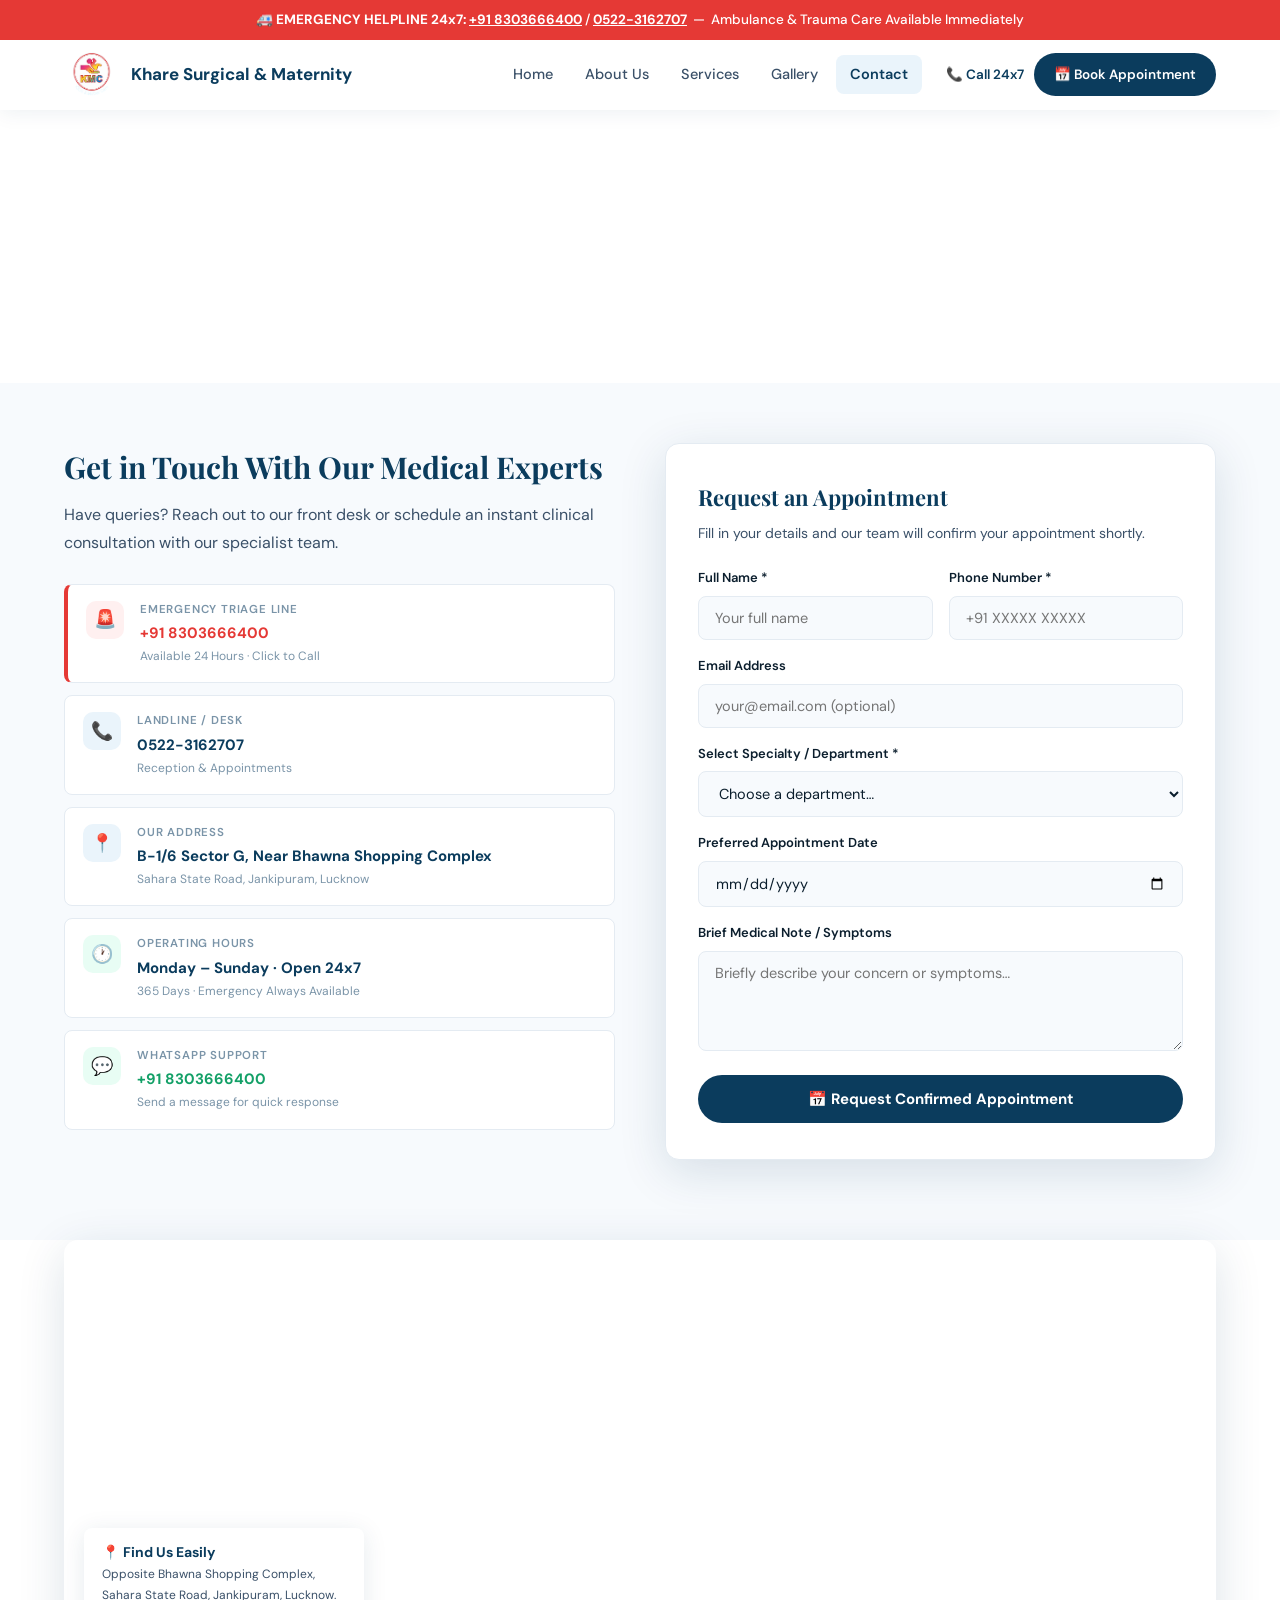
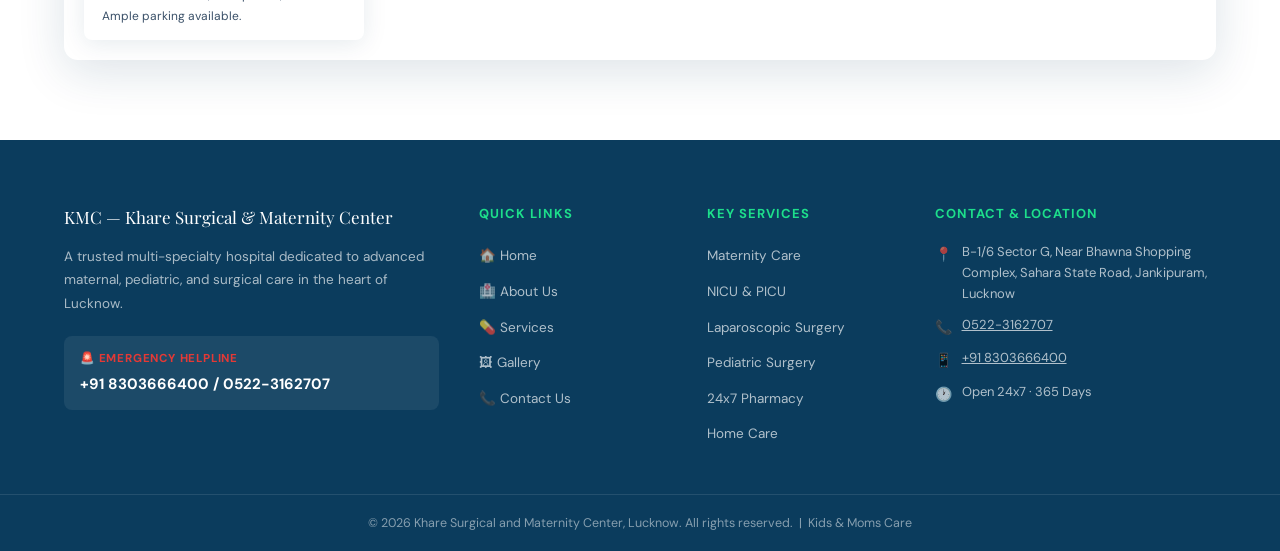
<file: contact.html>
<!DOCTYPE html>
<html lang="en">
<head>
  <meta charset="UTF-8">
  <meta name="viewport" content="width=device-width, initial-scale=1.0">
  <title>Contact Us — KMC Khare Surgical &amp; Maternity Center, Lucknow</title>
  <link rel="stylesheet" href="css/styles.css">
</head>
<body data-page="contact">

<!-- EMERGENCY STRIP -->
<div class="emergency-strip">
  🚑 <strong>EMERGENCY HELPLINE 24x7:</strong>
  <a href="tel:+918303666400">+91 8303666400</a> /
  <a href="tel:05223162707">0522-3162707</a>
  &nbsp;—&nbsp; Ambulance &amp; Trauma Care Available Immediately
</div>

<!-- NAVBAR -->
<nav>
  <div class="container">
    <div class="nav-inner">
      <a href="index.html" class="nav-logo">
        <img src="images/logo.png" alt="KMC Logo" class="logo-img">
        <div class="nav-logo-text"><strong>Khare Surgical &amp; Maternity</strong></div>
      </a>
      <ul class="nav-links">
        <li><a href="index.html"    id="nav-home">Home</a></li>
        <li><a href="about.html"    id="nav-about">About Us</a></li>
        <li><a href="services.html" id="nav-services">Services</a></li>
        <li><a href="gallery.html"  id="nav-gallery">Gallery</a></li>
        <li><a href="contact.html"  id="nav-contact">Contact</a></li>
      </ul>
      <div class="nav-actions">
        <a href="tel:+918303666400" class="nav-call">📞 Call 24x7</a>
        <a href="https://wa.me/918303666400" target="_blank" class="btn btn-primary">📅 Book Appointment</a>
      </div>
      <div class="hamburger" onclick="toggleMobile()">
        <span></span><span></span><span></span>
      </div>
    </div>
  </div>
  <div class="mobile-menu" id="mobileMenu">
    <a href="index.html">🏠 Home</a>
    <a href="about.html">🏥 About Us</a>
    <a href="services.html">💊 Services</a>
    <a href="gallery.html">🖼 Gallery</a>
    <a href="contact.html">📞 Contact</a>
  </div>
</nav>

<!-- PAGE BANNER -->
<div class="page-banner">
  <div class="container">
    <div class="breadcrumb">Home &rsaquo; Contact Us</div>
    <h1>Book an Appointment or Get in Touch</h1>
    <p>Reach our front desk, request a consultation, or find us on the map — we're here 24x7, 365 days a year.</p>
  </div>
</div>

<!-- CONTACT CONTENT -->
<section class="contact-page">
  <div class="container">
    <div class="contact-grid">

      <!-- Left: contact info -->
      <div class="contact-left">
        <h2>Get in Touch With Our Medical Experts</h2>
        <p>Have queries? Reach out to our front desk or schedule an instant clinical consultation with our specialist team.</p>

        <div class="contact-card emg">
          <div class="cc-icon red">🚨</div>
          <div>
            <div class="cc-label">Emergency Triage Line</div>
            <div class="cc-value"><a href="tel:+918303666400" style="color:var(--red);text-decoration:none">+91 8303666400</a></div>
            <div class="cc-sub">Available 24 Hours · Click to Call</div>
          </div>
        </div>

        <div class="contact-card">
          <div class="cc-icon blue">📞</div>
          <div>
            <div class="cc-label">Landline / Desk</div>
            <div class="cc-value"><a href="tel:05223162707" style="color:var(--blue-deep);text-decoration:none">0522-3162707</a></div>
            <div class="cc-sub">Reception &amp; Appointments</div>
          </div>
        </div>

        <div class="contact-card">
          <div class="cc-icon blue">📍</div>
          <div>
            <div class="cc-label">Our Address</div>
            <div class="cc-value">B-1/6 Sector G, Near Bhawna Shopping Complex</div>
            <div class="cc-sub">Sahara State Road, Jankipuram, Lucknow</div>
          </div>
        </div>

        <div class="contact-card">
          <div class="cc-icon green">🕐</div>
          <div>
            <div class="cc-label">Operating Hours</div>
            <div class="cc-value">Monday – Sunday · Open 24x7</div>
            <div class="cc-sub">365 Days · Emergency Always Available</div>
          </div>
        </div>

        <div class="contact-card">
          <div class="cc-icon green">💬</div>
          <div>
            <div class="cc-label">WhatsApp Support</div>
            <div class="cc-value"><a href="https://wa.me/918303666400" style="color:var(--green-dark);text-decoration:none" target="_blank">+91 8303666400</a></div>
            <div class="cc-sub">Send a message for quick response</div>
          </div>
        </div>
      </div>

      <!-- Right: appointment form -->
      <div>
        <div class="form-card">
          <h3>Request an Appointment</h3>
          <p>Fill in your details and our team will confirm your appointment shortly.</p>

          <div class="form-row">
            <div class="form-group">
              <label>Full Name *</label>
              <input type="text" placeholder="Your full name">
            </div>
            <div class="form-group">
              <label>Phone Number *</label>
              <input type="tel" placeholder="+91 XXXXX XXXXX">
            </div>
          </div>

          <div class="form-group">
            <label>Email Address</label>
            <input type="email" placeholder="your@email.com (optional)">
          </div>

          <div class="form-group">
            <label>Select Specialty / Department *</label>
            <select>
              <option value="">Choose a department…</option>
              <option>Maternity Care (OBS &amp; GYNAE)</option>
              <option>NICU / PICU Emergency</option>
              <option>General &amp; Laparoscopic Surgery</option>
              <option>Pediatric OPD &amp; Vaccination</option>
              <option>Pediatric Surgery</option>
              <option>Orthopedics</option>
              <option>Speech Therapy &amp; Rehabilitation</option>
              <option>Dental Care</option>
              <option>Home Care Services</option>
            </select>
          </div>

          <div class="form-group">
            <label>Preferred Appointment Date</label>
            <input type="date">
          </div>

          <div class="form-group">
            <label>Brief Medical Note / Symptoms</label>
            <textarea placeholder="Briefly describe your concern or symptoms…"></textarea>
          </div>

          <button class="submit-btn" onclick="submitForm()">📅 Request Confirmed Appointment</button>
        </div>
      </div>

    </div>
  </div>
</section>

<!-- MAP -->
<section class="map-section">
  <div class="container">
    <div class="map-container">
      <iframe
        class="map-embed"
        src="https://www.google.com/maps/embed?pb=!1m18!1m12!1m3!1d14235.0!2d80.9867!3d26.9124!2m3!1f0!2f0!3f0!3m2!1i1024!2i768!4f13.1!3m3!1m2!1s0x399bfd991f32b16b%3A0x93ccba8909978be7!2sJankipuram%2C%20Lucknow%2C%20Uttar%20Pradesh!5e0!3m2!1sen!2sin!4v1234567890"
        allowfullscreen loading="lazy">
      </iframe>
      <div class="map-float">
        📍 <strong>Find Us Easily</strong><br>
        <span style="font-size:12px;color:var(--text-mid)">Opposite Bhawna Shopping Complex, Sahara State Road, Jankipuram, Lucknow. Ample parking available.</span>
      </div>
    </div>
  </div>
</section>

<!-- FOOTER -->
<footer>
  <div class="container">
    <div class="footer-grid">
      <div class="footer-brand">
        <div class="logo-text">KMC — Khare Surgical &amp; Maternity Center</div>
        <p>A trusted multi-specialty hospital dedicated to advanced maternal, pediatric, and surgical care in the heart of Lucknow.</p>
        <div class="footer-emergency">
          <div class="fe-label">🚨 Emergency Helpline</div>
          <div class="fe-num">+91 8303666400 / 0522-3162707</div>
        </div>
      </div>
      <div class="footer-col">
        <h4>Quick Links</h4>
        <ul>
          <li><a href="index.html">🏠 Home</a></li>
          <li><a href="about.html">🏥 About Us</a></li>
          <li><a href="services.html">💊 Services</a></li>
          <li><a href="gallery.html">🖼 Gallery</a></li>
          <li><a href="contact.html">📞 Contact Us</a></li>
        </ul>
      </div>
      <div class="footer-col">
        <h4>Key Services</h4>
        <ul>
          <li><a href="services.html">Maternity Care</a></li>
          <li><a href="services.html">NICU &amp; PICU</a></li>
          <li><a href="services.html">Laparoscopic Surgery</a></li>
          <li><a href="services.html">Pediatric Surgery</a></li>
          <li><a href="services.html">24x7 Pharmacy</a></li>
          <li><a href="services.html">Home Care</a></li>
        </ul>
      </div>
      <div class="footer-col">
        <h4>Contact &amp; Location</h4>
        <div class="footer-contact-item"><span class="fci">📍</span><span>B-1/6 Sector G, Near Bhawna Shopping Complex, Sahara State Road, Jankipuram, Lucknow</span></div>
        <div class="footer-contact-item"><span class="fci">📞</span><span><a href="tel:05223162707" style="color:inherit">0522-3162707</a></span></div>
        <div class="footer-contact-item"><span class="fci">📱</span><span><a href="tel:+918303666400" style="color:inherit">+91 8303666400</a></span></div>
        <div class="footer-contact-item"><span class="fci">🕐</span><span>Open 24x7 · 365 Days</span></div>
      </div>
    </div>
  </div>
  <div class="footer-bottom">
    <div class="container">© 2026 Khare Surgical and Maternity Center, Lucknow. All rights reserved. &nbsp;|&nbsp; Kids &amp; Moms Care</div>
  </div>
</footer>

<!-- MOBILE STICKY -->
<div class="mobile-sticky">
  <a href="https://wa.me/918303666400" class="sticky-btn wa" target="_blank">💬 WhatsApp Chat</a>
  <a href="tel:+918303666400" class="sticky-btn call">🚨 Call Emergency</a>
</div>

<!-- TOAST -->
<div id="successToast" style="display:none;position:fixed;bottom:80px;left:50%;transform:translateX(-50%);background:#1DDE8B;color:white;padding:14px 28px;border-radius:50px;font-weight:600;font-size:15px;z-index:9999;box-shadow:0 8px 24px rgba(29,222,139,0.4);white-space:nowrap">
  ✅ Appointment Request Submitted! We'll call you shortly.
</div>

<script src="js/script.js"></script>
</body>
</html>
</file>
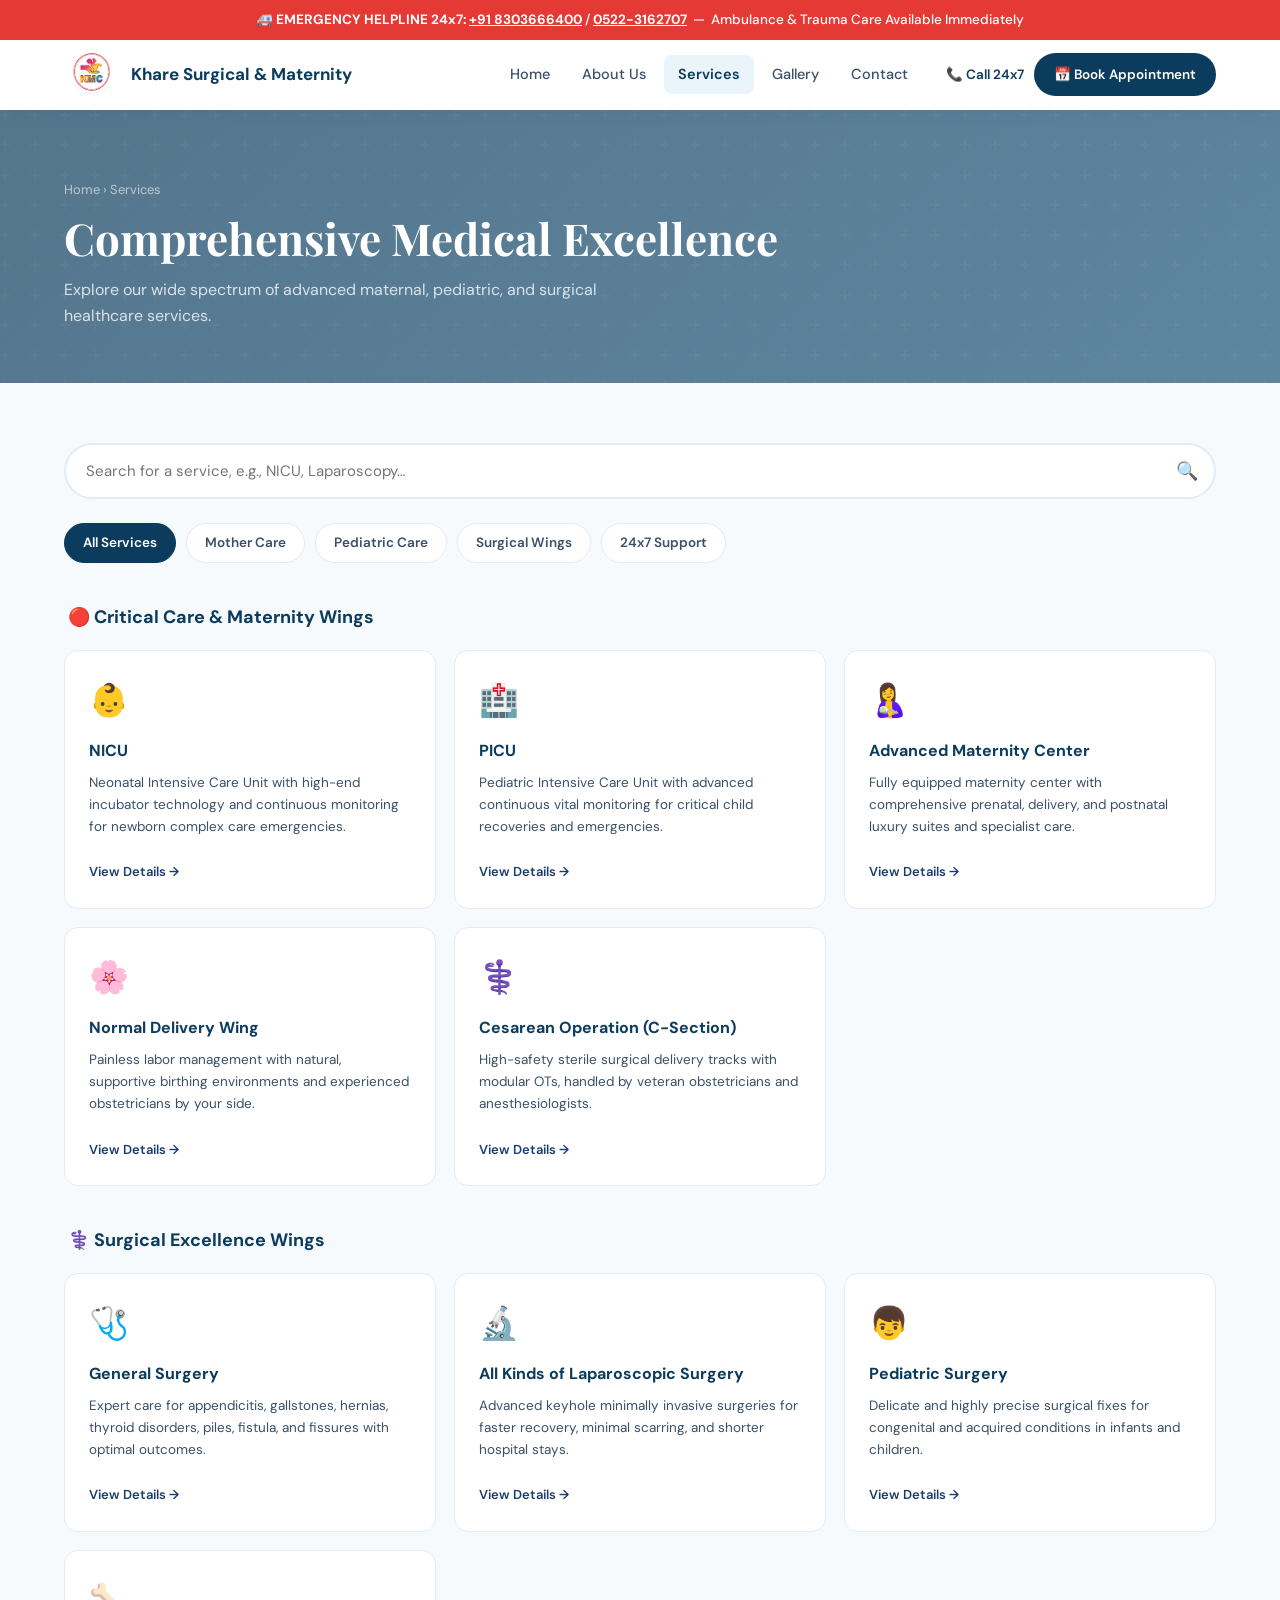
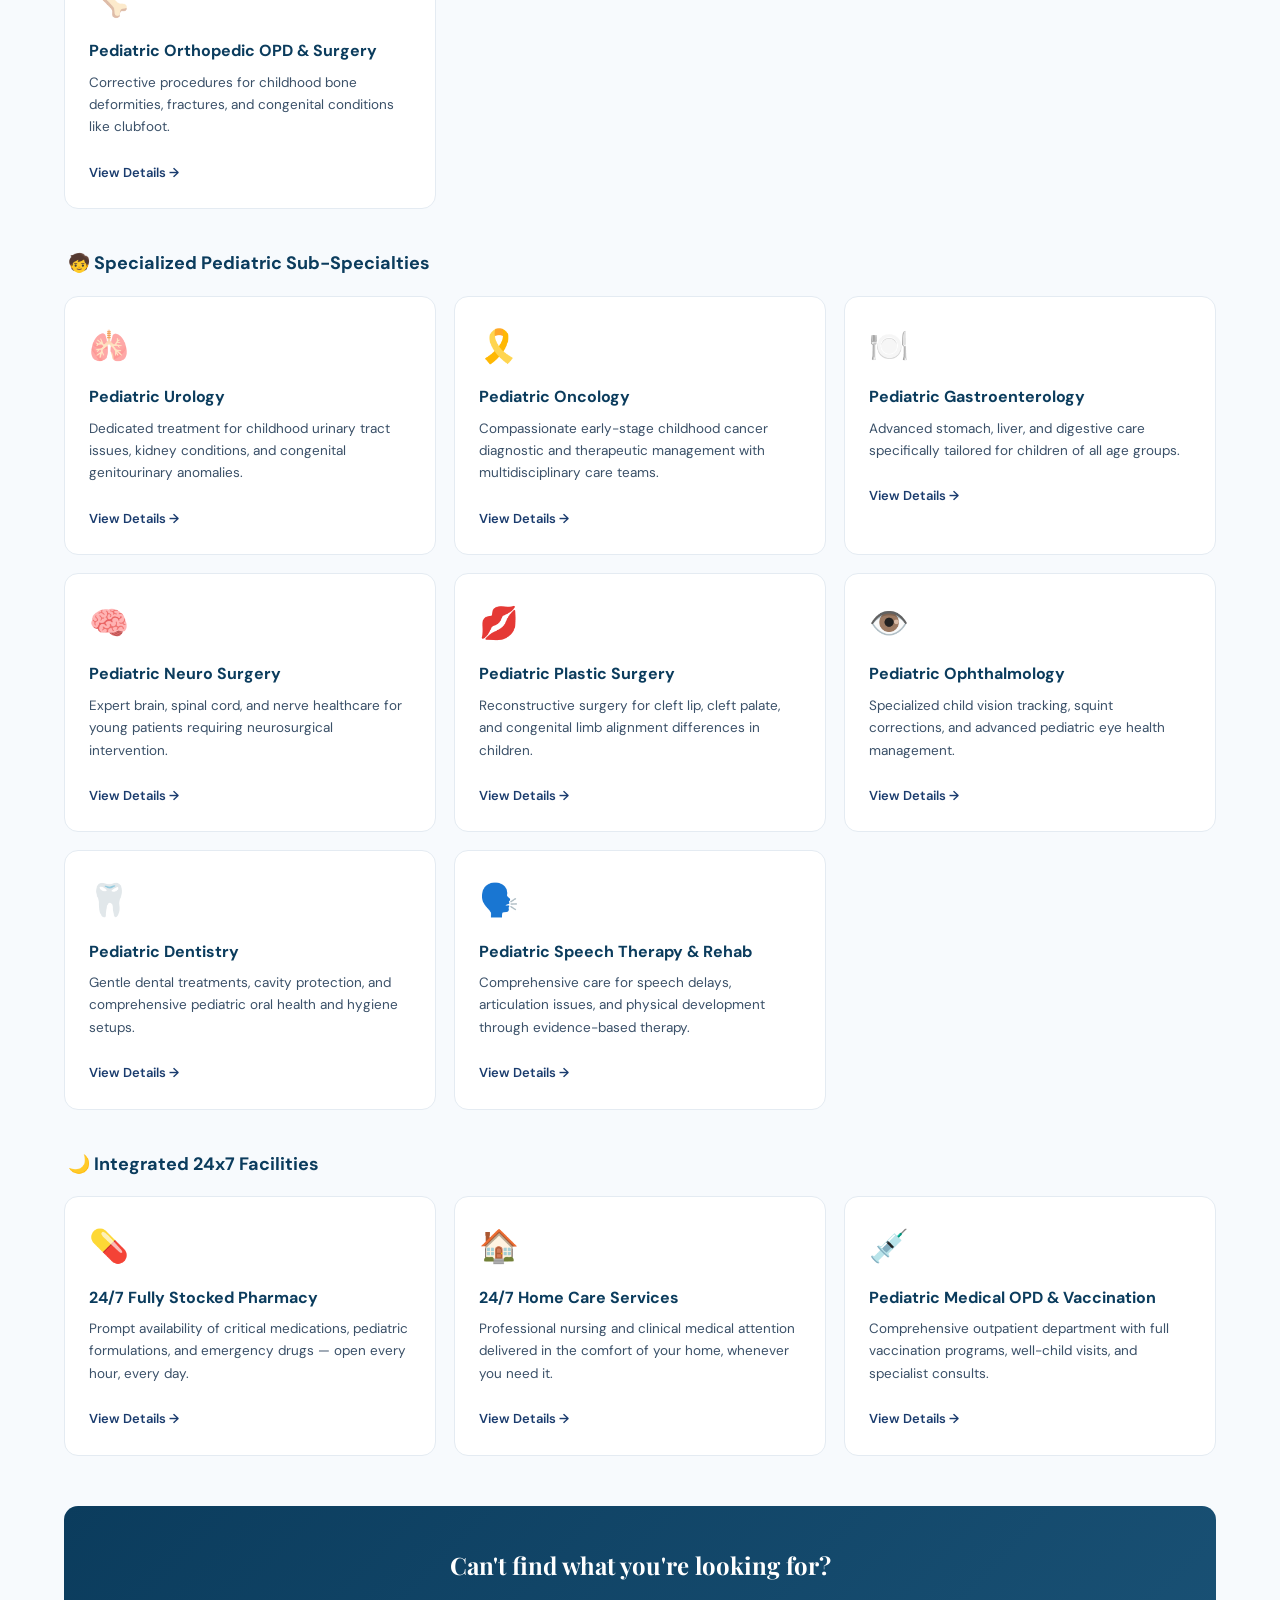
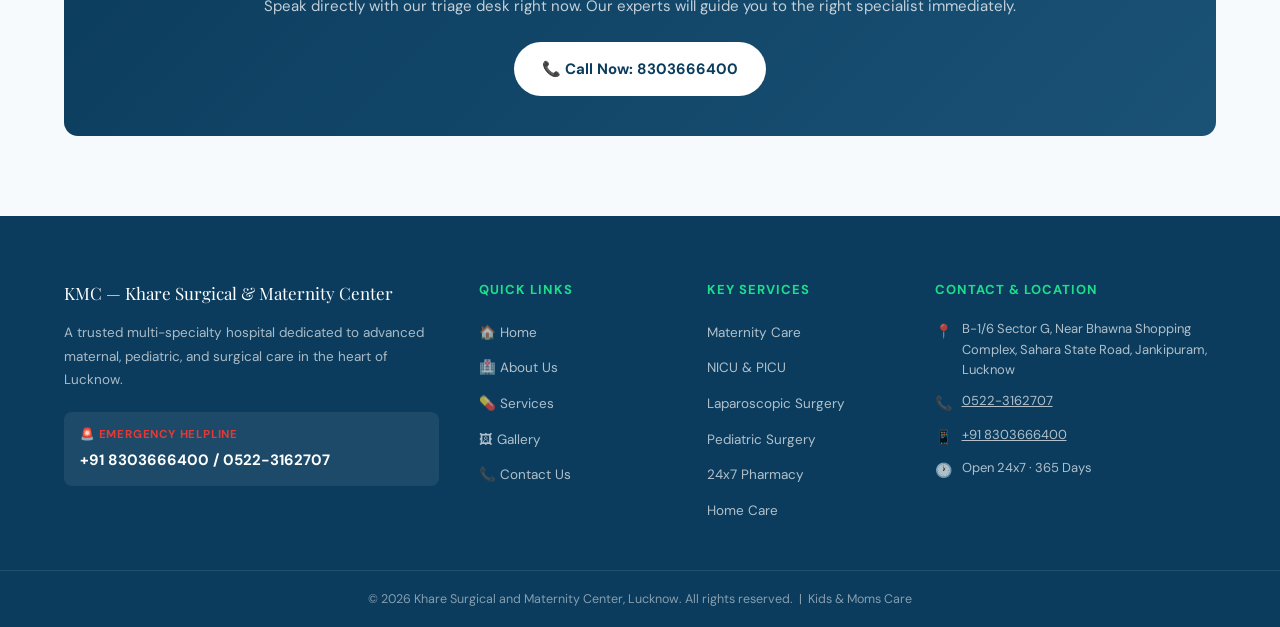
<file: services.html>
<!DOCTYPE html>
<html lang="en">
<head>
  <meta charset="UTF-8">
  <meta name="viewport" content="width=device-width, initial-scale=1.0">
  <title>Services — KMC Khare Surgical &amp; Maternity Center, Lucknow</title>
  <link rel="stylesheet" href="css/styles.css">
  <style>
    /* ── Service Modal Overlay ── */
    .svc-modal-overlay {
      position: fixed;
      inset: 0;
      background: rgba(0,0,0,0.52);
      z-index: 9999;
      display: flex;
      align-items: flex-end;
      justify-content: center;
      opacity: 0;
      pointer-events: none;
      transition: opacity 0.25s ease;
    }
    .svc-modal-overlay.open {
      opacity: 1;
      pointer-events: all;
    }
    .svc-modal {
      background: #fff;
      border-radius: 22px 22px 0 0;
      width: 100%;
      max-width: 560px;
      max-height: 90vh;
      overflow-y: auto;
      transform: translateY(100%);
      transition: transform 0.3s cubic-bezier(0.32, 1.1, 0.4, 1);
      position: relative;
    }
    .svc-modal-overlay.open .svc-modal {
      transform: translateY(0);
    }
    .svc-modal-drag {
      width: 40px;
      height: 4px;
      background: #ddd;
      border-radius: 2px;
      margin: 12px auto 0;
    }
    .svc-modal-close {
      position: absolute;
      top: 16px;
      right: 16px;
      width: 32px;
      height: 32px;
      border-radius: 50%;
      border: none;
      background: #f0f0f0;
      font-size: 18px;
      cursor: pointer;
      display: flex;
      align-items: center;
      justify-content: center;
      color: #555;
      line-height: 1;
    }
    .svc-modal-close:hover { background: #e0e0e0; }
    .svc-modal-body {
      padding: 18px 24px 32px;
    }
    .svc-modal-icon {
      font-size: 48px;
      margin-bottom: 10px;
      display: block;
    }
    .svc-modal-title {
      font-size: 22px;
      font-weight: 700;
      color: #1a3c6e;
      margin: 0 0 10px;
    }
    .svc-modal-desc {
      font-size: 15px;
      color: #555;
      line-height: 1.65;
      margin: 0 0 18px;
    }
    .svc-modal-features-title {
      font-size: 13px;
      font-weight: 600;
      color: #888;
      text-transform: uppercase;
      letter-spacing: 0.05em;
      margin: 0 0 10px;
    }
    .svc-modal-features {
      list-style: none;
      padding: 0;
      margin: 0 0 24px;
      display: flex;
      flex-direction: column;
      gap: 8px;
    }
    .svc-modal-features li {
      display: flex;
      align-items: center;
      gap: 10px;
      font-size: 14px;
      color: #333;
    }
    .svc-modal-features li::before {
      content: "✔";
      color: #0f6e56;
      font-size: 13px;
      font-weight: 700;
      flex-shrink: 0;
      width: 20px;
      height: 20px;
      background: #e1f5ee;
      border-radius: 50%;
      display: flex;
      align-items: center;
      justify-content: center;
    }
    .svc-modal-actions {
      display: flex;
      gap: 10px;
      flex-wrap: wrap;
    }
    .btn-modal-book {
      flex: 1;
      min-width: 160px;
      padding: 14px 20px;
      background: #1a3c6e;
      color: #fff;
      border: none;
      border-radius: 10px;
      font-size: 15px;
      font-weight: 600;
      cursor: pointer;
      text-align: center;
      text-decoration: none;
      display: inline-flex;
      align-items: center;
      justify-content: center;
      gap: 8px;
      transition: background 0.15s;
    }
    .btn-modal-book:hover { background: #0c2d56; color: #fff; }
    .btn-modal-call {
      flex: 1;
      min-width: 140px;
      padding: 14px 20px;
      background: #e1f5ee;
      color: #0f6e56;
      border: 1.5px solid #9fe1cb;
      border-radius: 10px;
      font-size: 15px;
      font-weight: 600;
      cursor: pointer;
      text-align: center;
      text-decoration: none;
      display: inline-flex;
      align-items: center;
      justify-content: center;
      gap: 8px;
      transition: background 0.15s;
    }
    .btn-modal-call:hover { background: #c2ecd9; }

    /* ── Arrow CTA on existing cards ── */
    .svc-cta {
      cursor: pointer;
      color: #1a3c6e;
      font-weight: 600;
      font-size: 13px;
      margin-top: 10px;
      display: inline-flex;
      align-items: center;
      gap: 4px;
      transition: gap 0.15s;
    }
    .svc-cta:hover { gap: 8px; }
  </style>
</head>
<body data-page="services">

<!-- EMERGENCY STRIP -->
<div class="emergency-strip">
  🚑 <strong>EMERGENCY HELPLINE 24x7:</strong>
  <a href="tel:+918303666400">+91 8303666400</a> /
  <a href="tel:05223162707">0522-3162707</a>
  &nbsp;—&nbsp; Ambulance &amp; Trauma Care Available Immediately
</div>

<!-- NAVBAR -->
<nav>
  <div class="container">
    <div class="nav-inner">
      <a href="index.html" class="nav-logo">
        <img src="images/logo.png" alt="KMC Logo" class="logo-img">
        <div class="nav-logo-text"><strong>Khare Surgical &amp; Maternity</strong></div>
      </a>
      <ul class="nav-links">
        <li><a href="index.html"    id="nav-home">Home</a></li>
        <li><a href="about.html"    id="nav-about">About Us</a></li>
        <li><a href="services.html" id="nav-services">Services</a></li>
        <li><a href="gallery.html"  id="nav-gallery">Gallery</a></li>
        <li><a href="contact.html"  id="nav-contact">Contact</a></li>
      </ul>
      <div class="nav-actions">
        <a href="tel:+918303666400" class="nav-call">📞 Call 24x7</a>
        <a href="https://wa.me/918303666400" target="_blank" class="btn btn-primary">📅 Book Appointment</a>
      </div>
      <div class="hamburger" onclick="toggleMobile()">
        <span></span><span></span><span></span>
      </div>
    </div>
  </div>
  <div class="mobile-menu" id="mobileMenu">
    <a href="index.html">🏠 Home</a>
    <a href="about.html">🏥 About Us</a>
    <a href="services.html">💊 Services</a>
    <a href="gallery.html">🖼 Gallery</a>
    <a href="contact.html">📞 Contact</a>
  </div>
</nav>

<!-- PAGE BANNER -->
<div class="page-banner">
  <video class="page-banner-video" autoplay muted loop playsinline>
    <source src="images/b_be_a_ccf_a_f_ef_mp_.mp4" type="video/mp4">
    Your browser does not support the video tag.
  </video>
  <div class="page-banner-overlay"></div>
  <div class="container">
    <div class="breadcrumb">Home &rsaquo; Services</div>
    <h1>Comprehensive Medical Excellence</h1>
    <p>Explore our wide spectrum of advanced maternal, pediatric, and surgical healthcare services.</p>
  </div>
</div>

<!-- SERVICES CONTENT -->
<section class="services-page">
  <div class="container">

    <!-- Search -->
    <div class="search-wrap">
      <input type="text" id="svcSearch" placeholder="Search for a service, e.g., NICU, Laparoscopy…" oninput="filterServices(this.value)">
      <span class="search-icon">🔍</span>
    </div>

    <!-- Filter pills -->
    <div class="filter-pills">
      <div class="filter-pill active" onclick="filterCat('all',this)">All Services</div>
      <div class="filter-pill" onclick="filterCat('maternity',this)">Mother Care</div>
      <div class="filter-pill" onclick="filterCat('pediatric',this)">Pediatric Care</div>
      <div class="filter-pill" onclick="filterCat('surgical',this)">Surgical Wings</div>
      <div class="filter-pill" onclick="filterCat('support',this)">24x7 Support</div>
    </div>

    <!-- Critical Care & Maternity -->
    <div class="services-cat-title">🔴 Critical Care &amp; Maternity Wings</div>
    <div class="services-cards">

      <div class="svc-card" data-tags="maternity critical nicu">
        <div class="svc-icon">👶</div>
        <h3>NICU</h3>
        <p>Neonatal Intensive Care Unit with high-end incubator technology and continuous monitoring for newborn complex care emergencies.</p>
        <div class="svc-cta" onclick="openSvcModal({
          icon:'👶',
          title:'NICU — Neonatal Intensive Care Unit',
          desc:'Our NICU provides round-the-clock specialist neonatal care with high-end incubator technology, advanced ventilators, and continuous monitoring for premature and critically ill newborns.',
          features:['24x7 specialist neonatologist on duty','High-end incubator units','Continuous multi-parameter monitoring','Ventilator &amp; CPAP support','Phototherapy units for jaundice','Dedicated NICU nursing staff']
        })">View Details &rarr;</div>
      </div>

      <div class="svc-card" data-tags="pediatric critical picu">
        <div class="svc-icon">🏥</div>
        <h3>PICU</h3>
        <p>Pediatric Intensive Care Unit with advanced continuous vital monitoring for critical child recoveries and emergencies.</p>
        <div class="svc-cta" onclick="openSvcModal({
          icon:'🏥',
          title:'PICU — Pediatric Intensive Care Unit',
          desc:'Our PICU is equipped with advanced life-support and monitoring systems to handle critically ill children requiring intensive observation and care.',
          features:['Round-the-clock pediatric ICU care','Multi-parameter vital monitoring','Dedicated pediatric intensivists','Emergency rapid-response team','Mechanical ventilation support','Infection-controlled environment']
        })">View Details &rarr;</div>
      </div>

      <div class="svc-card" data-tags="maternity">
        <div class="svc-icon">🤱</div>
        <h3>Advanced Maternity Center</h3>
        <p>Fully equipped maternity center with comprehensive prenatal, delivery, and postnatal luxury suites and specialist care.</p>
        <div class="svc-cta" onclick="openSvcModal({
          icon:'🤱',
          title:'Advanced Maternity Center',
          desc:'A fully equipped, luxury maternity center offering end-to-end care — from early pregnancy counselling and high-risk monitoring to comfortable delivery suites and postnatal recovery.',
          features:['Luxury private postnatal suites','Expert obstetricians on call 24x7','High-risk pregnancy monitoring','Prenatal yoga &amp; counselling','Lactation support &amp; guidance','Newborn care &amp; paediatric check-up']
        })">View Details &rarr;</div>
      </div>

      <div class="svc-card" data-tags="maternity">
        <div class="svc-icon">🌸</div>
        <h3>Normal Delivery Wing</h3>
        <p>Painless labor management with natural, supportive birthing environments and experienced obstetricians by your side.</p>
        <div class="svc-cta" onclick="openSvcModal({
          icon:'🌸',
          title:'Normal Delivery Wing',
          desc:'We offer a calm, supportive birthing environment with painless labor options, experienced obstetricians, and dedicated midwives for a safe and memorable delivery experience.',
          features:['Painless epidural labor option','Water birth available on request','Dedicated private labor rooms','Experienced midwives &amp; nurses','Immediate skin-to-skin contact','24x7 anesthesiologist support']
        })">View Details &rarr;</div>
      </div>

      <div class="svc-card" data-tags="maternity surgical">
        <div class="svc-icon">⚕️</div>
        <h3>Cesarean Operation (C-Section)</h3>
        <p>High-safety sterile surgical delivery tracks with modular OTs, handled by veteran obstetricians and anesthesiologists.</p>
        <div class="svc-cta" onclick="openSvcModal({
          icon:'⚕️',
          title:'Cesarean Operation (C-Section)',
          desc:'Our C-Section facility uses modular operation theatres with strict sterile protocols, handled by veteran obstetricians and senior anesthesiologists for maximum safety of mother and baby.',
          features:['Modular class-A operation theatres','Senior obstetricians &amp; anesthesiologists','Spinal &amp; general anesthesia options','NICU standby for newborn care','Post-op pain management','Comfortable recovery suites']
        })">View Details &rarr;</div>
      </div>

    </div>

    <!-- Surgical Excellence -->
    <div class="services-cat-title">⚕️ Surgical Excellence Wings</div>
    <div class="services-cards">

      <div class="svc-card" data-tags="surgical">
        <div class="svc-icon">🩺</div>
        <h3>General Surgery</h3>
        <p>Expert care for appendicitis, gallstones, hernias, thyroid disorders, piles, fistula, and fissures with optimal outcomes.</p>
        <div class="svc-cta" onclick="openSvcModal({
          icon:'🩺',
          title:'General Surgery',
          desc:'Our general surgery department handles a broad range of common and complex surgical conditions with experienced surgeons, minimising risk and maximising recovery speed.',
          features:['Appendicitis &amp; gallstone surgery','Hernia repair (open &amp; laparoscopic)','Thyroid &amp; parathyroid surgery','Piles, fistula &amp; fissure treatment','Pre &amp; post-operative care','Same-day discharge where possible']
        })">View Details &rarr;</div>
      </div>

      <div class="svc-card" data-tags="surgical">
        <div class="svc-icon">🔬</div>
        <h3>All Kinds of Laparoscopic Surgery</h3>
        <p>Advanced keyhole minimally invasive surgeries for faster recovery, minimal scarring, and shorter hospital stays.</p>
        <div class="svc-cta" onclick="openSvcModal({
          icon:'🔬',
          title:'Laparoscopic Surgery',
          desc:'We perform all types of minimally invasive laparoscopic (keyhole) surgeries using HD equipment, resulting in less pain, minimal scarring, and faster return to daily life.',
          features:['Lap. cholecystectomy (gallbladder)','Lap. appendectomy','Lap. hernia repair','Lap. hysterectomy','HD laparoscopic tower &amp; instruments','Discharge within 24–48 hours typically']
        })">View Details &rarr;</div>
      </div>

      <div class="svc-card" data-tags="pediatric surgical">
        <div class="svc-icon">👦</div>
        <h3>Pediatric Surgery</h3>
        <p>Delicate and highly precise surgical fixes for congenital and acquired conditions in infants and children.</p>
        <div class="svc-cta" onclick="openSvcModal({
          icon:'👦',
          title:'Pediatric Surgery',
          desc:'Specialised surgical care for infants, toddlers, and older children requiring corrective procedures for congenital anomalies, injuries, or acquired conditions.',
          features:['Neonatal &amp; infant surgery','Congenital anomaly correction','Paediatric anesthesia specialists','Minimally invasive options','Child-friendly recovery environment','Family-centered post-op care']
        })">View Details &rarr;</div>
      </div>

      <div class="svc-card" data-tags="pediatric surgical">
        <div class="svc-icon">🦴</div>
        <h3>Pediatric Orthopedic OPD &amp; Surgery</h3>
        <p>Corrective procedures for childhood bone deformities, fractures, and congenital conditions like clubfoot.</p>
        <div class="svc-cta" onclick="openSvcModal({
          icon:'🦴',
          title:'Pediatric Orthopedic Surgery',
          desc:'Expert orthopedic care for children covering fractures, bone deformities, and congenital conditions, with a focus on long-term mobility and quality of life.',
          features:['Clubfoot (CTEV) correction','Fracture &amp; dislocation management','Limb deformity correction','Gait analysis &amp; physiotherapy','Ponseti casting technique','Sports injury management']
        })">View Details &rarr;</div>
      </div>

    </div>

    <!-- Pediatric Sub-Specialties -->
    <div class="services-cat-title">🧒 Specialized Pediatric Sub-Specialties</div>
    <div class="services-cards">

      <div class="svc-card" data-tags="pediatric">
        <div class="svc-icon">🫁</div>
        <h3>Pediatric Urology</h3>
        <p>Dedicated treatment for childhood urinary tract issues, kidney conditions, and congenital genitourinary anomalies.</p>
        <div class="svc-cta" onclick="openSvcModal({
          icon:'🫁',
          title:'Pediatric Urology',
          desc:'Comprehensive urological care for children covering infections, kidney disorders, and structural anomalies of the urinary and genital tract.',
          features:['Hypospadias correction','Undescended testes surgery','Hydronephrosis management','Recurrent UTI evaluation','Vesicoureteral reflux treatment','Minimally invasive procedures']
        })">View Details &rarr;</div>
      </div>

      <div class="svc-card" data-tags="pediatric">
        <div class="svc-icon">🎗️</div>
        <h3>Pediatric Oncology</h3>
        <p>Compassionate early-stage childhood cancer diagnostic and therapeutic management with multidisciplinary care teams.</p>
        <div class="svc-cta" onclick="openSvcModal({
          icon:'🎗️',
          title:'Pediatric Oncology',
          desc:'Early detection and compassionate management of childhood cancers with a multidisciplinary team providing diagnosis, treatment planning, and emotional support for families.',
          features:['Early cancer screening &amp; diagnosis','Multidisciplinary tumor board','Chemotherapy protocols for children','Palliative &amp; supportive care','Nutritional support management','Psychosocial family counselling']
        })">View Details &rarr;</div>
      </div>

      <div class="svc-card" data-tags="pediatric">
        <div class="svc-icon">🍽️</div>
        <h3>Pediatric Gastroenterology</h3>
        <p>Advanced stomach, liver, and digestive care specifically tailored for children of all age groups.</p>
        <div class="svc-cta" onclick="openSvcModal({
          icon:'🍽️',
          title:'Pediatric Gastroenterology',
          desc:'Specialised digestive health care for children, covering the full spectrum of GI conditions from reflux and IBD to liver disease and nutritional disorders.',
          features:['GERD &amp; acid reflux management','Inflammatory bowel disease (IBD)','Chronic constipation treatment','Liver disease &amp; hepatitis care','Endoscopy for children','Nutrition &amp; growth assessment']
        })">View Details &rarr;</div>
      </div>

      <div class="svc-card" data-tags="pediatric surgical">
        <div class="svc-icon">🧠</div>
        <h3>Pediatric Neuro Surgery</h3>
        <p>Expert brain, spinal cord, and nerve healthcare for young patients requiring neurosurgical intervention.</p>
        <div class="svc-cta" onclick="openSvcModal({
          icon:'🧠',
          title:'Pediatric Neuro Surgery',
          desc:'Highly specialised neurosurgical care for children with brain, spinal cord, and nerve conditions, including congenital malformations, tumors, and injuries.',
          features:['Hydrocephalus &amp; VP shunt surgery','Spinal cord tethering correction','Brain tumor surgery','Epilepsy surgical evaluation','Neuro-endoscopy procedures','Post-surgical rehabilitation']
        })">View Details &rarr;</div>
      </div>

      <div class="svc-card" data-tags="pediatric surgical">
        <div class="svc-icon">💋</div>
        <h3>Pediatric Plastic Surgery</h3>
        <p>Reconstructive surgery for cleft lip, cleft palate, and congenital limb alignment differences in children.</p>
        <div class="svc-cta" onclick="openSvcModal({
          icon:'💋',
          title:'Pediatric Plastic Surgery',
          desc:'Expert reconstructive and cosmetic surgery for children, transforming lives through correction of cleft conditions, limb anomalies, burns, and birthmarks.',
          features:['Cleft lip &amp; palate repair','Ear reconstruction (microtia)','Syndactyly (fused fingers) repair','Burn scar reconstruction','Hemangioma treatment','Post-trauma facial reconstruction']
        })">View Details &rarr;</div>
      </div>

      <div class="svc-card" data-tags="pediatric">
        <div class="svc-icon">👁️</div>
        <h3>Pediatric Ophthalmology</h3>
        <p>Specialized child vision tracking, squint corrections, and advanced pediatric eye health management.</p>
        <div class="svc-cta" onclick="openSvcModal({
          icon:'👁️',
          title:'Pediatric Ophthalmology',
          desc:'Comprehensive eye care for children from newborns to teenagers, specialising in vision screening, squint correction, lazy eye, and childhood eye diseases.',
          features:['Vision screening &amp; refraction','Squint (strabismus) correction','Lazy eye (amblyopia) therapy','Congenital cataract management','ROP screening for premature babies','Glasses &amp; patching therapy']
        })">View Details &rarr;</div>
      </div>

      <div class="svc-card" data-tags="pediatric">
        <div class="svc-icon">🦷</div>
        <h3>Pediatric Dentistry</h3>
        <p>Gentle dental treatments, cavity protection, and comprehensive pediatric oral health and hygiene setups.</p>
        <div class="svc-cta" onclick="openSvcModal({
          icon:'🦷',
          title:'Pediatric Dentistry',
          desc:'Friendly and gentle dental care for children in a child-friendly environment, covering preventive care, fillings, extractions, and orthodontic guidance.',
          features:['Tooth decay &amp; cavity treatment','Fluoride application','Fissure sealants','Early orthodontic assessment','Dental trauma management','Oral hygiene education']
        })">View Details &rarr;</div>
      </div>

      <div class="svc-card" data-tags="pediatric">
        <div class="svc-icon">🗣️</div>
        <h3>Pediatric Speech Therapy &amp; Rehab</h3>
        <p>Comprehensive care for speech delays, articulation issues, and physical development through evidence-based therapy.</p>
        <div class="svc-cta" onclick="openSvcModal({
          icon:'🗣️',
          title:'Speech Therapy &amp; Rehabilitation',
          desc:'Evidence-based speech, language, and physical rehabilitation programs designed for children with developmental delays, neurological conditions, or post-surgical needs.',
          features:['Speech delay &amp; articulation therapy','Language development programs','Autism communication support','Post-stroke &amp; neuro rehab','Occupational therapy sessions','Parent training &amp; guidance']
        })">View Details &rarr;</div>
      </div>

    </div>

    <!-- 24x7 Facilities -->
    <div class="services-cat-title">🌙 Integrated 24x7 Facilities</div>
    <div class="services-cards">

      <div class="svc-card" data-tags="support">
        <div class="svc-icon">💊</div>
        <h3>24/7 Fully Stocked Pharmacy</h3>
        <p>Prompt availability of critical medications, pediatric formulations, and emergency drugs — open every hour, every day.</p>
        <div class="svc-cta" onclick="openSvcModal({
          icon:'💊',
          title:'24/7 Fully Stocked Pharmacy',
          desc:'Our in-house pharmacy is open every hour of every day, stocked with critical medicines, pediatric formulations, surgical supplies, and emergency drugs.',
          features:['All pediatric formulations available','Emergency &amp; critical drugs stocked','Licensed pharmacists on duty','Generic &amp; branded options','Surgical dressings &amp; supplies','Home delivery on request']
        })">View Details &rarr;</div>
      </div>

      <div class="svc-card" data-tags="support">
        <div class="svc-icon">🏠</div>
        <h3>24/7 Home Care Services</h3>
        <p>Professional nursing and clinical medical attention delivered in the comfort of your home, whenever you need it.</p>
        <div class="svc-cta" onclick="openSvcModal({
          icon:'🏠',
          title:'24/7 Home Care Services',
          desc:'Bring hospital-quality care home. Our trained nurses and care assistants provide IV therapy, wound dressing, post-surgical care, and more at your doorstep.',
          features:['Trained &amp; certified nursing staff','IV therapy &amp; dressing at home','Post-surgery recovery care','Elderly &amp; chronic patient support','Teleconsult with doctor','Flexible scheduling — day &amp; night']
        })">View Details &rarr;</div>
      </div>

      <div class="svc-card" data-tags="pediatric support">
        <div class="svc-icon">💉</div>
        <h3>Pediatric Medical OPD &amp; Vaccination</h3>
        <p>Comprehensive outpatient department with full vaccination programs, well-child visits, and specialist consults.</p>
        <div class="svc-cta" onclick="openSvcModal({
          icon:'💉',
          title:'Pediatric OPD &amp; Vaccination',
          desc:'Complete outpatient care for children from birth through adolescence, including full vaccination schedules, growth monitoring, sick visits, and specialist referrals.',
          features:['Complete IAP vaccination schedule','Growth &amp; development monitoring','Nutritional counselling','Specialist consults on-site','Walk-in OPD — no appointment needed','School health certificates']
        })">View Details &rarr;</div>
      </div>

    </div>

    <!-- Escalation Banner -->
    <div class="escalation-banner">
      <h3>Can't find what you're looking for?</h3>
      <p>Speak directly with our triage desk right now. Our experts will guide you to the right specialist immediately.</p>
      <a href="tel:+918303666400" class="btn btn-white">📞 Call Now: 8303666400</a>
    </div>

  </div>
</section>

<!-- ══════════════════════════════════════════════ -->
<!--  SERVICE DETAIL POPUP MODAL                   -->
<!-- ══════════════════════════════════════════════ -->
<div class="svc-modal-overlay" id="svcModalOverlay" onclick="closeSvcModalOutside(event)">
  <div class="svc-modal" id="svcModal" role="dialog" aria-modal="true" aria-labelledby="svcModalTitle">
    <div class="svc-modal-drag"></div>
    <button class="svc-modal-close" onclick="closeSvcModal()" aria-label="Close">&times;</button>
    <div class="svc-modal-body">
      <span class="svc-modal-icon" id="svcModalIcon"></span>
      <h2 class="svc-modal-title" id="svcModalTitle"></h2>
      <p class="svc-modal-desc" id="svcModalDesc"></p>
      <div class="svc-modal-features-title">What's included</div>
      <ul class="svc-modal-features" id="svcModalFeatures"></ul>
      <div class="svc-modal-actions">
        <a href="https://wa.me/918303666400" target="_blank" class="btn-modal-book">📅 Book Appointment</a>
        <a href="tel:+918303666400" class="btn-modal-call">📞 Call Now</a>
      </div>
    </div>
  </div>
</div>

<!-- FOOTER -->
<footer>
  <div class="container">
    <div class="footer-grid">
      <div class="footer-brand">
        <div class="logo-text">KMC — Khare Surgical &amp; Maternity Center</div>
        <p>A trusted multi-specialty hospital dedicated to advanced maternal, pediatric, and surgical care in the heart of Lucknow.</p>
        <div class="footer-emergency">
          <div class="fe-label">🚨 Emergency Helpline</div>
          <div class="fe-num">+91 8303666400 / 0522-3162707</div>
        </div>
      </div>
      <div class="footer-col">
        <h4>Quick Links</h4>
        <ul>
          <li><a href="index.html">🏠 Home</a></li>
          <li><a href="about.html">🏥 About Us</a></li>
          <li><a href="services.html">💊 Services</a></li>
          <li><a href="gallery.html">🖼 Gallery</a></li>
          <li><a href="contact.html">📞 Contact Us</a></li>
        </ul>
      </div>
      <div class="footer-col">
        <h4>Key Services</h4>
        <ul>
          <li><a href="services.html">Maternity Care</a></li>
          <li><a href="services.html">NICU &amp; PICU</a></li>
          <li><a href="services.html">Laparoscopic Surgery</a></li>
          <li><a href="services.html">Pediatric Surgery</a></li>
          <li><a href="services.html">24x7 Pharmacy</a></li>
          <li><a href="services.html">Home Care</a></li>
        </ul>
      </div>
      <div class="footer-col">
        <h4>Contact &amp; Location</h4>
        <div class="footer-contact-item"><span class="fci">📍</span><span>B-1/6 Sector G, Near Bhawna Shopping Complex, Sahara State Road, Jankipuram, Lucknow</span></div>
        <div class="footer-contact-item"><span class="fci">📞</span><span><a href="tel:05223162707" style="color:inherit">0522-3162707</a></span></div>
        <div class="footer-contact-item"><span class="fci">📱</span><span><a href="tel:+918303666400" style="color:inherit">+91 8303666400</a></span></div>
        <div class="footer-contact-item"><span class="fci">🕐</span><span>Open 24x7 · 365 Days</span></div>
      </div>
    </div>
  </div>
  <div class="footer-bottom">
    <div class="container">© 2026 Khare Surgical and Maternity Center, Lucknow. All rights reserved. &nbsp;|&nbsp; Kids &amp; Moms Care</div>
  </div>
</footer>

<!-- MOBILE STICKY -->
<div class="mobile-sticky">
  <a href="https://wa.me/918303666400" class="sticky-btn wa" target="_blank">💬 WhatsApp Chat</a>
  <a href="tel:+918303666400" class="sticky-btn call">🚨 Call Emergency</a>
</div>

<script src="js/script.js"></script>
<script>
  /* ── Service Modal Functions ── */
  function openSvcModal(data) {
    document.getElementById('svcModalIcon').textContent    = data.icon;
    document.getElementById('svcModalTitle').textContent   = data.title;
    document.getElementById('svcModalDesc').textContent    = data.desc;
    document.getElementById('svcModalFeatures').innerHTML  =
      data.features.map(f => `<li>${f}</li>`).join('');
    document.getElementById('svcModalOverlay').classList.add('open');
    document.body.style.overflow = 'hidden';
  }

  function closeSvcModal() {
    document.getElementById('svcModalOverlay').classList.remove('open');
    document.body.style.overflow = '';
  }

  function closeSvcModalOutside(e) {
    if (e.target === document.getElementById('svcModalOverlay')) {
      closeSvcModal();
    }
  }

  /* Close modal on Escape key */
  document.addEventListener('keydown', function(e) {
    if (e.key === 'Escape') closeSvcModal();
  });
</script>
</body>
</html>
</file>
<file: css/styles.css>
/* ============================================================
   KMC — Khare Surgical & Maternity Center
   Global Styles
   ============================================================ */

/* ── Google Fonts ── */
@import url('https://fonts.googleapis.com/css2?family=Playfair+Display:ital,wght@0,500;0,700;1,500&family=DM+Sans:wght@300;400;500;600;700&display=swap');

/* ── CSS Variables ── */
:root {
  --blue-deep: #0B3C5D;
  --blue: #328CC1;
  --blue-light: #EAF4FB;
  --green: #1DDE8B;
  --green-dark: #13A067;
  --red: #E53935;
  --red-soft: #FFF0F0;
  --white: #FFFFFF;
  --off-white: #F7FAFD;
  --slate: #E4EBF2;
  --text-dark: #0B1E2D;
  --text-mid: #3A5068;
  --text-light: #7A94A8;
  --shadow: 0 4px 24px rgba(11, 60, 93, 0.10);
  --shadow-lg: 0 12px 48px rgba(11, 60, 93, 0.14);
  --radius: 14px;
  --radius-sm: 8px;
  --teal: #0B9E8A;
  font-size: 16px;
}

/* ── Reset ── */
*,
*::before,
*::after {
  box-sizing: border-box;
  margin: 0;
  padding: 0;
}

html {
  scroll-behavior: smooth;
}

body {
  font-family: 'DM Sans', sans-serif;
  background: var(--white);
  color: var(--text-dark);
  line-height: 1.6;
  -webkit-font-smoothing: antialiased;
}

img {
  max-width: 100%;
  display: block;
}

a {
  color: inherit;
}

ul {
  list-style: none;
}

select,
input,
textarea,
button {
  font-family: inherit;
}

/* ── Container ── */
.container {
  max-width: 1200px;
  margin: 0 auto;
  padding: 0 24px;
}

/* ── Buttons ── */
.btn {
  display: inline-flex;
  align-items: center;
  gap: 6px;
  padding: 13px 26px;
  border-radius: 50px;
  font-weight: 600;
  font-size: 15px;
  cursor: pointer;
  text-decoration: none;
  transition: all 0.22s ease;
  border: 2px solid transparent;
}

.btn-primary {
  background: var(--blue-deep);
  color: white;
}

.btn-primary:hover {
  background: #0d4875;
  transform: translateY(-2px);
  box-shadow: 0 8px 24px rgba(11, 60, 93, 0.25);
}

.btn-emergency {
  background: var(--red);
  color: white;
}

.btn-emergency:hover {
  background: #c62828;
  transform: translateY(-2px);
  box-shadow: 0 8px 24px rgba(229, 57, 53, 0.30);
}

.btn-outline {
  background: transparent;
  color: var(--blue-deep);
  border-color: var(--blue-deep);
}

.btn-outline:hover {
  background: var(--blue-deep);
  color: white;
  transform: translateY(-2px);
}

.btn-white {
  background: white;
  color: var(--blue-deep);
  font-weight: 700;
}

.btn-white:hover {
  background: var(--off-white);
  transform: translateY(-2px);
}

/* ── Section tags & titles ── */
.section-tag {
  display: inline-block;
  font-size: 12px;
  font-weight: 700;
  letter-spacing: 1.5px;
  text-transform: uppercase;
  color: var(--blue);
  background: var(--blue-light);
  padding: 5px 14px;
  border-radius: 50px;
  margin-bottom: 14px;
}

.section-title {
  font-family: 'Playfair Display', serif;
  font-size: clamp(26px, 3.5vw, 38px);
  color: var(--blue-deep);
  line-height: 1.25;
  margin-bottom: 14px;
}

.section-title em {
  font-style: italic;
  color: var(--blue);
}

.section-sub {
  font-size: 16px;
  color: var(--text-mid);
  max-width: 600px;
  line-height: 1.75;
  margin-bottom: 40px;
}

/* ── Emergency Strip ── */
.emergency-strip {
  background: var(--red);
  color: white;
  text-align: center;
  padding: 9px 16px;
  font-size: 13.5px;
  font-weight: 500;
  z-index: 1000;
  position: relative;
}

.emergency-strip a {
  color: white;
  text-decoration: underline;
  font-weight: 700;
}

/* ── Navbar ── */
nav {
  position: sticky;
  top: 0;
  background: rgba(255, 255, 255, 0.97);
  backdrop-filter: blur(12px);
  box-shadow: 0 2px 20px rgba(11, 60, 93, 0.08);
  z-index: 999;
}

.nav-inner {
  display: flex;
  align-items: center;
  gap: 24px;
  height: 70px;
}

.nav-logo {
  display: flex;
  align-items: center;
  gap: 12px;
  text-decoration: none;
  flex-shrink: 0;
}

.logo-img {
  height: 55px;
  width: auto;
}

.nav-logo-text {
  font-size: 17px;
  line-height: 1.35;
  color: var(--blue-deep);
  font-weight: 600;
}

.nav-links {
  display: flex;
  gap: 4px;
  margin-left: auto;
}

.nav-links li a {
  display: block;
  padding: 8px 14px;
  border-radius: 8px;
  font-size: 14.5px;
  font-weight: 500;
  color: var(--text-mid);
  text-decoration: none;
  transition: all 0.18s;
}

.nav-links li a:hover,
.nav-links li a.active {
  background: var(--blue-light);
  color: var(--blue-deep);
  font-weight: 600;
}

.nav-actions {
  display: flex;
  gap: 10px;
  align-items: center;
  flex-shrink: 0;
}

.nav-call {
  font-size: 13.5px;
  font-weight: 600;
  color: var(--blue-deep);
  text-decoration: none;
  white-space: nowrap;
}

.nav-call:hover {
  color: var(--blue);
}

.nav-actions .btn {
  padding: 9px 18px;
  font-size: 13.5px;
}

/* Hamburger */
.hamburger {
  display: none;
  flex-direction: column;
  gap: 5px;
  cursor: pointer;
  padding: 6px;
}

.hamburger span {
  display: block;
  width: 24px;
  height: 2px;
  background: var(--blue-deep);
  border-radius: 2px;
  transition: all 0.25s;
}

/* Mobile menu */
.mobile-menu {
  display: none;
  flex-direction: column;
  background: white;
  border-top: 1px solid var(--slate);
  padding: 10px 0 16px;
}

.mobile-menu.open {
  display: flex;
}

.mobile-menu a {
  padding: 13px 24px;
  font-size: 15px;
  font-weight: 500;
  color: var(--text-dark);
  text-decoration: none;
  border-bottom: 1px solid var(--slate);
}

.mobile-menu a:hover {
  background: var(--blue-light);
}

/* ── Page Banner ── */
.page-banner {
  color: white;
  padding: 70px 0 55px;
  position: relative;
  overflow: hidden;
}

.page-banner-video {
  position: absolute;
  top: 0;
  left: 0;
  width: 100%;
  height: 100%;
  object-fit: cover;
  z-index: 0;
}

.page-banner-overlay {
  position: absolute;
  inset: 0;
  background: linear-gradient(135deg, rgba(11, 60, 93, 0.7) 0%, rgba(26, 82, 118, 0.7) 100%);
  z-index: 1;
}

.page-banner::before {
  content: '';
  position: absolute;
  inset: 0;
  background: url("data:image/svg+xml,%3Csvg width='60' height='60' viewBox='0 0 60 60' xmlns='http://www.w3.org/2000/svg'%3E%3Cg fill='none' fill-rule='evenodd'%3E%3Cg fill='%23ffffff' fill-opacity='0.03'%3E%3Cpath d='M36 34v-4h-2v4h-4v2h4v4h2v-4h4v-2h-4zm0-30V0h-2v4h-4v2h4v4h2V6h4V4h-4zM6 34v-4H4v4H0v2h4v4h2v-4h4v-2H6zM6 4V0H4v4H0v2h4v4h2V6h4V4H6z'/%3E%3C/g%3E%3C/g%3E%3C/svg%3E") repeat;
  z-index: 2;
}

.page-banner .container {
  position: relative;
  z-index: 3;
}

.breadcrumb {
  font-size: 13px;
  color: rgba(255, 255, 255, 0.6);
  margin-bottom: 12px;
}

.page-banner h1 {
  font-family: 'Playfair Display', serif;
  font-size: clamp(28px, 4vw, 44px);
  margin-bottom: 12px;
  line-height: 1.2;
}

.page-banner p {
  font-size: 16px;
  color: rgba(255, 255, 255, 0.78);
  max-width: 560px;
}

/* ── Hero ── */
.hero {
  padding: 80px 0 60px;
  background: linear-gradient(160deg, var(--off-white) 0%, var(--blue-light) 100%);
  overflow: hidden;
}

.hero-grid {
  display: grid;
  grid-template-columns: 1fr 1fr;
  gap: 60px;
  align-items: center;
}

.pill {
  display: inline-flex;
  align-items: center;
  gap: 6px;
  background: white;
  border: 1.5px solid var(--slate);
  padding: 7px 16px;
  border-radius: 50px;
  font-size: 13px;
  font-weight: 600;
  color: var(--blue-deep);
  margin-bottom: 22px;
  box-shadow: var(--shadow);
}

.hero-left h1 {
  font-family: 'Playfair Display', serif;
  font-size: clamp(30px, 4vw, 48px);
  line-height: 1.2;
  color: var(--blue-deep);
  margin-bottom: 20px;
}

.hero-left p {
  font-size: 16px;
  color: var(--text-mid);
  line-height: 1.75;
  margin-bottom: 32px;
}

.hero-cta {
  display: flex;
  gap: 14px;
  flex-wrap: wrap;
  margin-bottom: 40px;
}

.hero-stats {
  display: grid;
  grid-template-columns: repeat(4, 1fr);
  gap: 16px;
  border-top: 1px solid var(--slate);
  padding-top: 32px;
}

.stat-item {
  text-align: center;
}

.stat-num {
  font-size: 26px;
  font-weight: 700;
  color: var(--blue-deep);
  font-family: 'Playfair Display', serif;
}

.stat-label {
  font-size: 11px;
  color: var(--text-light);
  font-weight: 500;
  line-height: 1.4;
}

.hero-right {
  position: relative;
}

.hero-img-wrap {
  border-radius: 24px;
  overflow: hidden;
  box-shadow: var(--shadow-lg);
}

.hero-img-wrap img {
  width: 100%;
  height: 650px;
  object-fit: cover;
}

.hero-badge {
  position: absolute;
  background: white;
  border-radius: 14px;
  padding: 12px 16px;
  display: flex;
  align-items: center;
  gap: 12px;
  box-shadow: 0 8px 32px rgba(11, 60, 93, 0.15);
  font-size: 14px;
  font-weight: 600;
  color: var(--blue-deep);
  z-index: 2;
}

.badge-icon {
  font-size: 22px;
}

.b1 {
  bottom: -18px;
  left: -20px;
}

.b2 {
  top: 30px;
  right: -30px;
}

/* ── Services Section (Home) ── */
.services-section {
  padding: 80px 0;
  background: white;
}

.services-header {
  text-align: center;
  margin-bottom: 48px;
}

.bento-grid {
  display: grid;
  grid-template-columns: repeat(3, 1fr);
  grid-template-rows: auto auto;
  gap: 20px;
}

.bento-card {
  background: var(--off-white);
  border: 1.5px solid var(--slate);
  border-radius: var(--radius);
  padding: 28px;
  cursor: pointer;
  transition: all 0.25s ease;
}

.bento-card:hover {
  transform: translateY(-4px);
  box-shadow: var(--shadow-lg);
  border-color: var(--blue);
}

.bento-card.wide {
  grid-column: span 2;
}

.bento-icon {
  width: 48px;
  height: 48px;
  border-radius: 12px;
  display: flex;
  align-items: center;
  justify-content: center;
  font-size: 24px;
  margin-bottom: 16px;
}

.bento-icon.green {
  background: #e8fdf4;
}

.bento-icon.red {
  background: #fff0f0;
}

.bento-icon.teal {
  background: #e6f8f6;
}

.bento-icon.blue {
  background: var(--blue-light);
}

.bento-card h3 {
  font-size: 18px;
  color: var(--blue-deep);
  margin-bottom: 8px;
  font-weight: 700;
}

.bento-card p {
  font-size: 14.5px;
  color: var(--text-mid);
  line-height: 1.65;
}

/* ── Doctors Section ── */
.doctors-section {
  padding: 80px 0;
  background: var(--off-white);
}

.doctors-header {
  text-align: center;
  margin-bottom: 48px;
}

.doctors-grid {
  display: grid;
  grid-template-columns: repeat(3, 1fr);
  gap: 20px;
}

.doctor-card {
  background: white;
  border-radius: var(--radius);
  padding: 28px 24px;
  text-align: center;
  box-shadow: var(--shadow);
  border: 1.5px solid var(--slate);
  transition: all 0.25s;
}

.doctor-card:hover {
  transform: translateY(-4px);
  box-shadow: var(--shadow-lg);
}

.doctor-avatar {
  width: 64px;
  height: 64px;
  border-radius: 50%;
  display: flex;
  align-items: center;
  justify-content: center;
  font-weight: 700;
  font-size: 20px;
  color: white;
  margin: 0 auto 16px;
}

.doctor-card h3 {
  font-size: 17px;
  color: var(--blue-deep);
  margin-bottom: 6px;
  font-weight: 700;
}

.spec {
  font-size: 13px;
  color: var(--blue);
  font-weight: 600;
  margin-bottom: 4px;
}

.qual {
  font-size: 12px;
  color: var(--text-light);
}

/* ── Why Section ── */
.why-section {
  padding: 80px 0;
  background: white;
}

.why-grid {
  display: grid;
  grid-template-columns: 1fr 1fr;
  gap: 60px;
  align-items: center;
}

.why-left h2 {
  font-family: 'Playfair Display', serif;
  font-size: clamp(26px, 3vw, 36px);
  color: var(--blue-deep);
  line-height: 1.3;
  margin-bottom: 16px;
}

.why-left p {
  color: var(--text-mid);
  line-height: 1.75;
  margin-bottom: 28px;
}

.why-checklist {
  display: flex;
  flex-direction: column;
  gap: 16px;
}

.why-checklist li {
  display: flex;
  gap: 14px;
  align-items: flex-start;
}

.check-icon {
  width: 22px;
  height: 22px;
  background: var(--green);
  color: white;
  border-radius: 50%;
  display: flex;
  align-items: center;
  justify-content: center;
  font-size: 11px;
  font-weight: 700;
  flex-shrink: 0;
  margin-top: 2px;
}

.why-checklist li div {
  font-size: 14.5px;
  color: var(--text-mid);
  line-height: 1.6;
}

.why-right {
  display: grid;
  grid-template-columns: 1fr 1fr;
  gap: 16px;
}

.why-card {
  background: var(--off-white);
  border: 1.5px solid var(--slate);
  border-radius: var(--radius);
  padding: 28px 22px;
  text-align: center;
}

.wnum {
  font-family: 'Playfair Display', serif;
  font-size: 36px;
  font-weight: 700;
  color: var(--blue-deep);
  margin-bottom: 6px;
}

.wlabel {
  font-size: 13px;
  color: var(--text-mid);
  font-weight: 500;
}

/* ── Testimonials ── */
.testimonials {
  padding: 80px 0;
  background: var(--off-white);
}

.testimonials-header {
  text-align: center;
  margin-bottom: 48px;
}

.testimonials-track {
  display: grid;
  grid-template-columns: repeat(3, 1fr);
  gap: 20px;
}

.testi-card {
  background: white;
  border-radius: var(--radius);
  padding: 28px;
  box-shadow: var(--shadow);
  border: 1.5px solid var(--slate);
}

.testi-stars {
  color: #f59e0b;
  font-size: 16px;
  margin-bottom: 14px;
}

.testi-text {
  font-size: 14.5px;
  color: var(--text-mid);
  line-height: 1.7;
  margin-bottom: 20px;
  font-style: italic;
}

.testi-author {
  display: flex;
  align-items: center;
  gap: 12px;
}

.testi-avatar {
  width: 40px;
  height: 40px;
  border-radius: 50%;
  background: var(--blue-deep);
  color: white;
  display: flex;
  align-items: center;
  justify-content: center;
  font-weight: 700;
  font-size: 16px;
  flex-shrink: 0;
}

.testi-name {
  font-size: 14px;
  font-weight: 700;
  color: var(--blue-deep);
}

.testi-tag {
  font-size: 11.5px;
  color: var(--green-dark);
  font-weight: 600;
}

/* ── CTA Section ── */
.cta-section {
  padding: 80px 0;
}

.cta-inner {
  background: linear-gradient(135deg, var(--blue-deep), #1a5276);
  border-radius: 24px;
  padding: 60px 48px;
  text-align: center;
  color: white;
  position: relative;
  overflow: hidden;
}

.cta-inner::before {
  content: '';
  position: absolute;
  width: 300px;
  height: 300px;
  background: rgba(255, 255, 255, 0.04);
  border-radius: 50%;
  right: -60px;
  top: -80px;
}

.cta-inner h2 {
  font-family: 'Playfair Display', serif;
  font-size: clamp(24px, 3vw, 36px);
  margin-bottom: 12px;
  position: relative;
}

.cta-inner p {
  font-size: 16px;
  color: rgba(255, 255, 255, 0.75);
  margin-bottom: 32px;
  position: relative;
}

.cta-btns {
  display: flex;
  gap: 14px;
  justify-content: center;
  flex-wrap: wrap;
  position: relative;
}

/* ── About Page ── */
.about-profile {
  padding: 80px 0;
  background: white;
}

.about-grid {
  display: grid;
  grid-template-columns: 1fr 1fr;
  gap: 60px;
  align-items: center;
}

.about-img-mosaic {
  display: grid;
  grid-template-columns: 1fr 1fr;
  grid-template-rows: 160px 160px;
  gap: 12px;
}

.mosaic-cell {
  border-radius: var(--radius);
  display: flex;
  align-items: center;
  justify-content: center;
  flex-direction: column;
  gap: 8px;
}

.mosaic-cell.tall {
  grid-row: span 2;
}

.values-section {
  padding: 80px 0;
  background: var(--off-white);
}

.values-grid {
  display: grid;
  grid-template-columns: repeat(4, 1fr);
  gap: 20px;
  margin-top: 40px;
}

.value-card {
  background: white;
  border-radius: var(--radius);
  padding: 28px 22px;
  border: 1.5px solid var(--slate);
  box-shadow: var(--shadow);
}

.value-icon {
  font-size: 32px;
  margin-bottom: 14px;
}

.value-card h3 {
  font-size: 16px;
  color: var(--blue-deep);
  margin-bottom: 8px;
  font-weight: 700;
}

.value-card p {
  font-size: 13.5px;
  color: var(--text-mid);
  line-height: 1.65;
}

.stats-strip {
  background: var(--blue-deep);
  color: white;
  padding: 48px 0;
}

.stats-inner {
  display: grid;
  grid-template-columns: repeat(4, 1fr);
  gap: 24px;
}

.stat-block {
  text-align: center;
}

.snum {
  font-family: 'Playfair Display', serif;
  font-size: 40px;
  font-weight: 700;
  color: var(--green);
  margin-bottom: 6px;
}

.slabel {
  font-size: 13px;
  color: rgba(255, 255, 255, 0.7);
  font-weight: 500;
}

.about-doctors-grid {
  display: grid;
  grid-template-columns: repeat(3, 1fr);
  gap: 20px;
  margin-top: 40px;
}

.about-doc-card {
  background: var(--off-white);
  border-radius: var(--radius);
  padding: 28px 22px;
  text-align: center;
  border: 1.5px solid var(--slate);
  transition: all 0.25s;
}

.about-doc-card:hover {
  transform: translateY(-4px);
  box-shadow: var(--shadow-lg);
}

.doc-avatar-lg {
  width: 70px;
  height: 70px;
  border-radius: 50%;
  display: flex;
  align-items: center;
  justify-content: center;
  font-weight: 700;
  font-size: 22px;
  color: white;
  margin: 0 auto 16px;
}

.about-doc-card h3 {
  font-size: 16px;
  color: var(--blue-deep);
  margin-bottom: 5px;
  font-weight: 700;
}

.spec-tag {
  font-size: 12.5px;
  color: var(--blue);
  font-weight: 600;
  margin-bottom: 4px;
}

.qual-tag {
  font-size: 12px;
  color: var(--text-light);
}

/* ── Services Page ── */
.services-page {
  padding: 60px 0 80px;
  background: var(--off-white);
}

.search-wrap {
  position: relative;
  margin-bottom: 24px;
}

.search-wrap input {
  width: 100%;
  padding: 16px 48px 16px 20px;
  border-radius: 50px;
  border: 2px solid var(--slate);
  font-size: 15px;
  background: white;
  outline: none;
  color: var(--text-dark);
  transition: border-color 0.2s;
}

.search-wrap input:focus {
  border-color: var(--blue);
}

.search-icon {
  position: absolute;
  right: 18px;
  top: 50%;
  transform: translateY(-50%);
  font-size: 18px;
}

.filter-pills {
  display: flex;
  gap: 10px;
  flex-wrap: wrap;
  margin-bottom: 40px;
}

.filter-pill {
  padding: 8px 18px;
  border-radius: 50px;
  border: 1.5px solid var(--slate);
  font-size: 13.5px;
  font-weight: 600;
  color: var(--text-mid);
  background: white;
  cursor: pointer;
  transition: all 0.18s;
}

.filter-pill:hover,
.filter-pill.active {
  background: var(--blue-deep);
  color: white;
  border-color: var(--blue-deep);
}

.services-cat-title {
  font-size: 18px;
  font-weight: 700;
  color: var(--blue-deep);
  margin-bottom: 18px;
  margin-top: 40px;
  padding-left: 4px;
}

.services-cards {
  display: grid;
  grid-template-columns: repeat(3, 1fr);
  gap: 18px;
}

.svc-card {
  background: white;
  border-radius: var(--radius);
  padding: 24px;
  border: 1.5px solid var(--slate);
  transition: all 0.25s;
  cursor: pointer;
}

.svc-card:hover {
  transform: translateY(-4px);
  box-shadow: var(--shadow-lg);
  border-color: var(--blue);
}

.svc-card.hidden {
  display: none;
}

.svc-icon {
  font-size: 32px;
  margin-bottom: 12px;
}

.svc-card h3 {
  font-size: 16px;
  color: var(--blue-deep);
  margin-bottom: 8px;
  font-weight: 700;
}

.svc-card p {
  font-size: 13.5px;
  color: var(--text-mid);
  line-height: 1.65;
  margin-bottom: 14px;
}

.svc-cta {
  font-size: 13px;
  font-weight: 600;
  color: var(--blue);
}

.escalation-banner {
  background: linear-gradient(135deg, var(--blue-deep), #1a5276);
  border-radius: var(--radius);
  padding: 40px 32px;
  text-align: center;
  color: white;
  margin-top: 50px;
}

.escalation-banner h3 {
  font-family: 'Playfair Display', serif;
  font-size: 24px;
  margin-bottom: 10px;
}

.escalation-banner p {
  font-size: 15px;
  color: rgba(255, 255, 255, 0.75);
  margin-bottom: 24px;
}

/* ── Gallery Page ── */
.gallery-page {
  padding: 60px 0 80px;
  background: var(--off-white);
}

.gallery-filter {
  display: flex;
  gap: 10px;
  flex-wrap: wrap;
  margin-bottom: 32px;
}

.gallery-grid {
  display: grid;
  grid-template-columns: repeat(3, 1fr);
  gap: 16px;
}

.gallery-item {
  border-radius: var(--radius);
  overflow: hidden;
  position: relative;
  cursor: pointer;
}

.gallery-placeholder {
  display: flex;
  flex-direction: column;
  align-items: center;
  justify-content: center;
  gap: 10px;
  font-size: 13px;
  font-weight: 600;
  color: var(--text-mid);
  text-align: center;
  padding: 20px;
}

.gph-icon {
  font-size: 42px;
}

.gallery-overlay {
  position: absolute;
  inset: 0;
  background: linear-gradient(to top, rgba(11, 60, 93, 0.75), transparent);
  opacity: 0;
  transition: opacity 0.25s;
  display: flex;
  align-items: flex-end;
}

.gallery-item:hover .gallery-overlay {
  opacity: 1;
}

.gallery-cap {
  color: white;
  font-size: 13px;
  font-weight: 600;
  padding: 16px;
  line-height: 1.4;
}

/* ── Contact Page ── */
.contact-page {
  padding: 60px 0 80px;
  background: var(--off-white);
}

.contact-grid {
  display: grid;
  grid-template-columns: 1fr 1fr;
  gap: 50px;
  align-items: start;
}

.contact-left h2 {
  font-family: 'Playfair Display', serif;
  font-size: clamp(22px, 2.5vw, 30px);
  color: var(--blue-deep);
  margin-bottom: 10px;
}

.contact-left p {
  color: var(--text-mid);
  margin-bottom: 28px;
  line-height: 1.7;
}

.contact-card {
  display: flex;
  align-items: flex-start;
  gap: 16px;
  background: white;
  border: 1.5px solid var(--slate);
  border-radius: var(--radius-sm);
  padding: 16px 18px;
  margin-bottom: 12px;
  transition: box-shadow 0.2s;
}

.contact-card:hover {
  box-shadow: var(--shadow);
}

.contact-card.emg {
  border-left: 4px solid var(--red);
}

.cc-icon {
  width: 38px;
  height: 38px;
  border-radius: 10px;
  display: flex;
  align-items: center;
  justify-content: center;
  font-size: 18px;
  flex-shrink: 0;
}

.cc-icon.red {
  background: var(--red-soft);
}

.cc-icon.blue {
  background: var(--blue-light);
}

.cc-icon.green {
  background: #e8fdf4;
}

.cc-label {
  font-size: 11.5px;
  text-transform: uppercase;
  letter-spacing: 0.8px;
  color: var(--text-light);
  font-weight: 600;
  margin-bottom: 2px;
}

.cc-value {
  font-size: 15px;
  font-weight: 700;
  color: var(--blue-deep);
  margin-bottom: 2px;
}

.cc-sub {
  font-size: 12px;
  color: var(--text-light);
}

.form-card {
  background: white;
  border-radius: var(--radius);
  padding: 36px 32px;
  box-shadow: var(--shadow-lg);
  border: 1.5px solid var(--slate);
}

.form-card h3 {
  font-family: 'Playfair Display', serif;
  font-size: 22px;
  color: var(--blue-deep);
  margin-bottom: 6px;
}

.form-card p {
  font-size: 14px;
  color: var(--text-mid);
  margin-bottom: 24px;
}

.form-row {
  display: grid;
  grid-template-columns: 1fr 1fr;
  gap: 16px;
}

.form-group {
  margin-bottom: 16px;
}

.form-group label {
  display: block;
  font-size: 13px;
  font-weight: 600;
  color: var(--text-dark);
  margin-bottom: 7px;
}

.form-group input,
.form-group select,
.form-group textarea {
  width: 100%;
  padding: 12px 16px;
  border: 1.5px solid var(--slate);
  border-radius: var(--radius-sm);
  font-size: 14.5px;
  color: var(--text-dark);
  background: var(--off-white);
  outline: none;
  transition: border-color 0.2s;
}

.form-group input:focus,
.form-group select:focus,
.form-group textarea:focus {
  border-color: var(--blue);
  background: white;
}

.form-group textarea {
  height: 100px;
  resize: vertical;
}

.submit-btn {
  width: 100%;
  padding: 14px;
  background: var(--blue-deep);
  color: white;
  border: none;
  border-radius: 50px;
  font-size: 15px;
  font-weight: 700;
  cursor: pointer;
  transition: all 0.22s;
}

.submit-btn:hover {
  background: #0d4875;
  transform: translateY(-2px);
  box-shadow: 0 8px 24px rgba(11, 60, 93, 0.25);
}

.map-section {
  padding: 0 0 80px;
}

.map-container {
  position: relative;
  border-radius: var(--radius);
  overflow: hidden;
  box-shadow: var(--shadow-lg);
}

.map-embed {
  width: 100%;
  height: 420px;
  border: none;
  display: block;
}

.map-float {
  position: absolute;
  bottom: 20px;
  left: 20px;
  background: white;
  border-radius: var(--radius-sm);
  padding: 14px 18px;
  font-size: 14px;
  color: var(--blue-deep);
  box-shadow: var(--shadow);
  max-width: 280px;
  line-height: 1.5;
}

/* ── Footer ── */
footer {
  background: var(--blue-deep);
  color: white;
  padding: 64px 0 0;
}

.footer-grid {
  display: grid;
  grid-template-columns: 2fr 1fr 1fr 1.5fr;
  gap: 40px;
  padding-bottom: 48px;
}

.footer-brand .logo-text {
  font-family: 'Playfair Display', serif;
  font-size: 17px;
  margin-bottom: 14px;
}

.footer-brand p {
  font-size: 13.5px;
  color: rgba(255, 255, 255, 0.65);
  line-height: 1.75;
  margin-bottom: 20px;
}

.footer-emergency {
  background: rgba(255, 255, 255, 0.07);
  border-radius: var(--radius-sm);
  padding: 14px 16px;
}

.fe-label {
  font-size: 11.5px;
  font-weight: 700;
  letter-spacing: 0.8px;
  color: var(--red);
  text-transform: uppercase;
  margin-bottom: 4px;
}

.fe-num {
  font-size: 15px;
  font-weight: 700;
  color: white;
}

.footer-col h4 {
  font-size: 13px;
  font-weight: 700;
  text-transform: uppercase;
  letter-spacing: 1px;
  color: var(--green);
  margin-bottom: 18px;
}

.footer-col ul {
  display: flex;
  flex-direction: column;
  gap: 10px;
}

.footer-col ul li a {
  font-size: 13.5px;
  color: rgba(255, 255, 255, 0.68);
  text-decoration: none;
  transition: color 0.18s;
}

.footer-col ul li a:hover {
  color: white;
}

.footer-contact-item {
  display: flex;
  gap: 10px;
  align-items: flex-start;
  margin-bottom: 10px;
  font-size: 13px;
  color: rgba(255, 255, 255, 0.68);
}

.fci {
  font-size: 14px;
  flex-shrink: 0;
  margin-top: 1px;
}

.footer-bottom {
  border-top: 1px solid rgba(255, 255, 255, 0.1);
  padding: 18px 0;
  font-size: 12.5px;
  color: rgba(255, 255, 255, 0.5);
  text-align: center;
}

/* ── Mobile Sticky ── */
.mobile-sticky {
  display: none;
  position: fixed;
  bottom: 0;
  left: 0;
  right: 0;
  z-index: 998;
  box-shadow: 0 -4px 20px rgba(0, 0, 0, 0.12);
}

.sticky-btn {
  flex: 1;
  padding: 15px 10px;
  text-align: center;
  font-size: 13.5px;
  font-weight: 700;
  text-decoration: none;
}

.sticky-btn.wa {
  background: #25D366;
  color: white;
}

.sticky-btn.call {
  background: var(--red);
  color: white;
}

/* ── Responsive ── */
@media (max-width: 1024px) {
  .bento-grid {
    grid-template-columns: repeat(2, 1fr);
  }

  .bento-card.wide {
    grid-column: span 2;
  }

  .values-grid {
    grid-template-columns: repeat(2, 1fr);
  }

  .footer-grid {
    grid-template-columns: 1fr 1fr;
  }
}

@media (max-width: 768px) {

  .nav-links,
  .nav-actions {
    display: none;
  }

  .hamburger {
    display: flex;
    margin-left: auto;
  }

  .hero-grid,
  .about-grid,
  .why-grid,
  .contact-grid {
    grid-template-columns: 1fr;
  }

  .hero-right {
    display: none;
  }

  .hero-stats {
    grid-template-columns: repeat(2, 1fr);
  }

  .doctors-grid,
  .testimonials-track,
  .services-cards,
  .gallery-grid,
  .about-doctors-grid {
    grid-template-columns: repeat(2, 1fr);
  }

  .bento-grid,
  .bento-card.wide {
    grid-template-columns: 1fr;
    grid-column: unset;
  }

  .stats-inner {
    grid-template-columns: repeat(2, 1fr);
  }

  .form-row {
    grid-template-columns: 1fr;
  }

  .mobile-sticky {
    display: flex;
  }

  body {
    padding-bottom: 56px;
  }

  .footer-grid {
    grid-template-columns: 1fr;
    gap: 28px;
  }

  .values-grid {
    grid-template-columns: 1fr;
  }
}

@media (max-width: 480px) {

  .doctors-grid,
  .testimonials-track,
  .about-doctors-grid {
    grid-template-columns: 1fr;
  }

  .services-cards {
    grid-template-columns: 1fr;
  }

  .gallery-grid {
    grid-template-columns: 1fr;
  }

  .cta-inner {
    padding: 40px 24px;
  }

  .form-card {
    padding: 28px 20px;
  }
}
</file>
